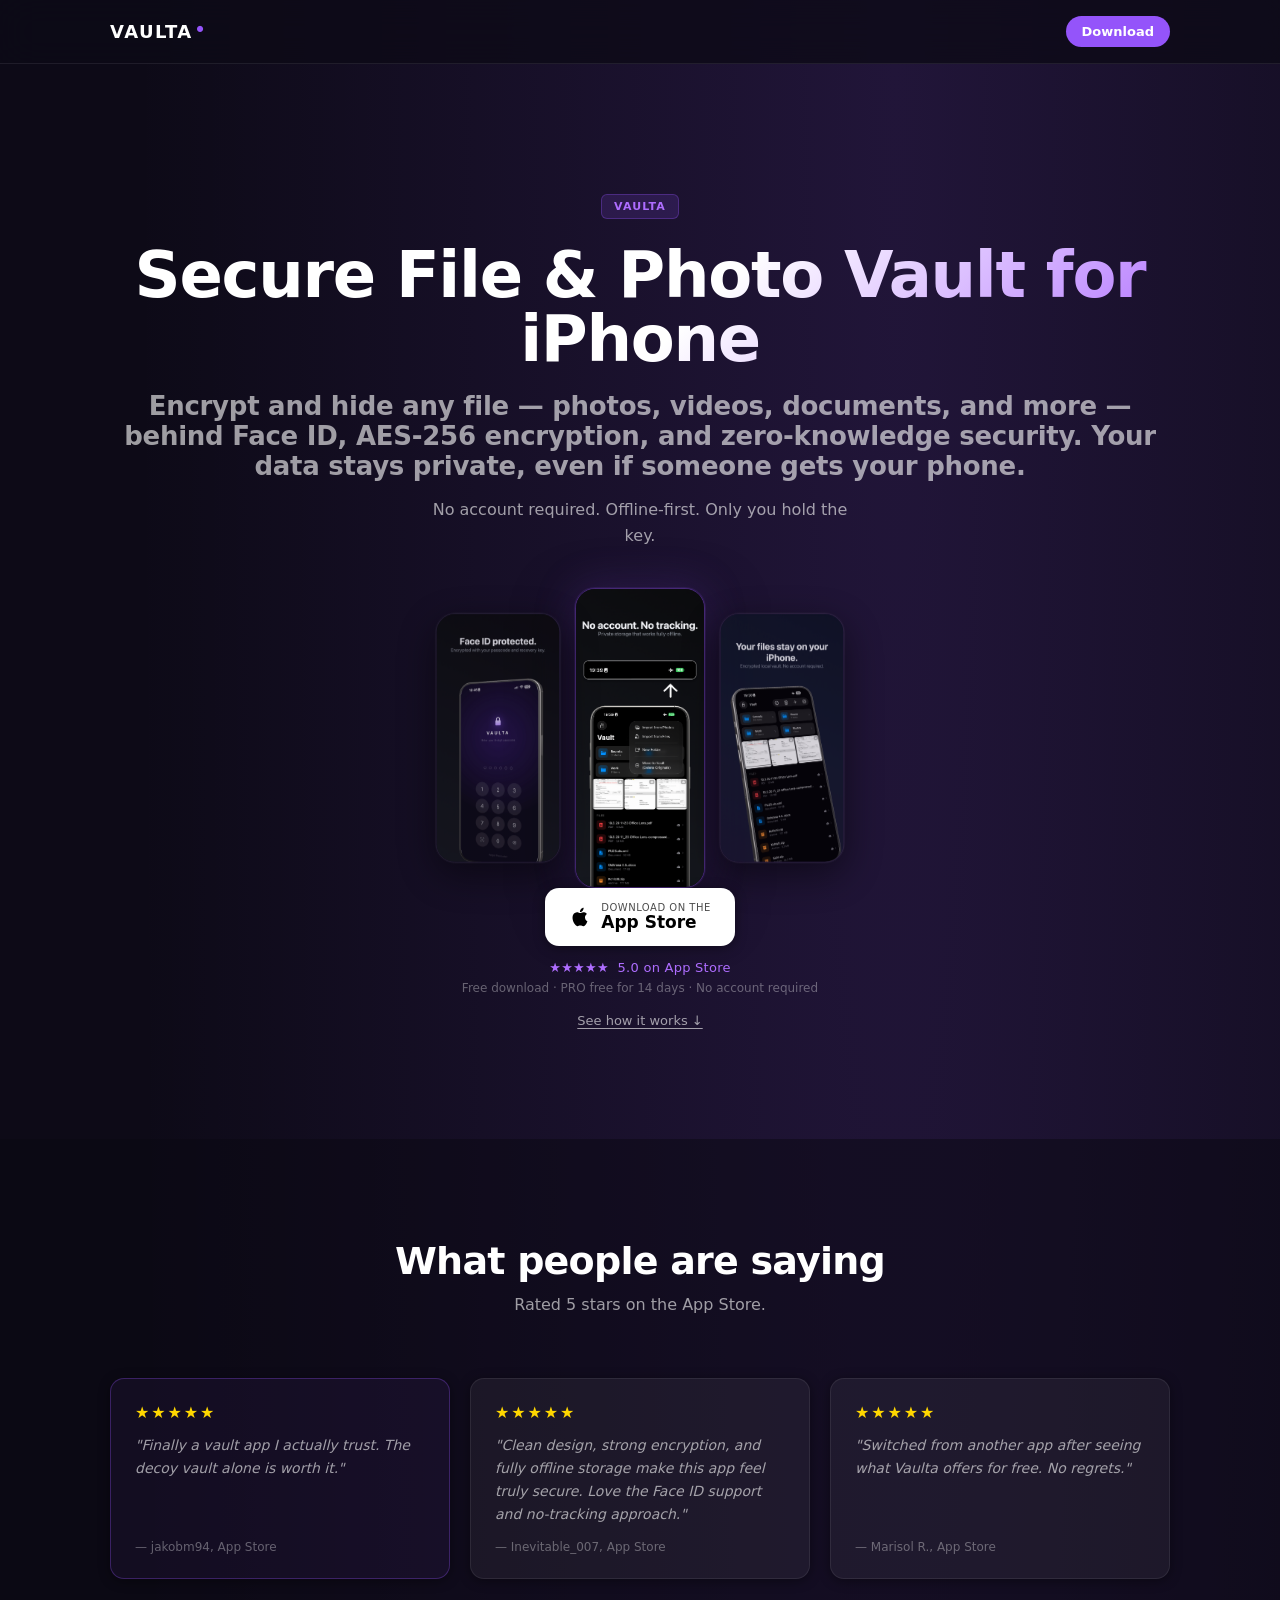
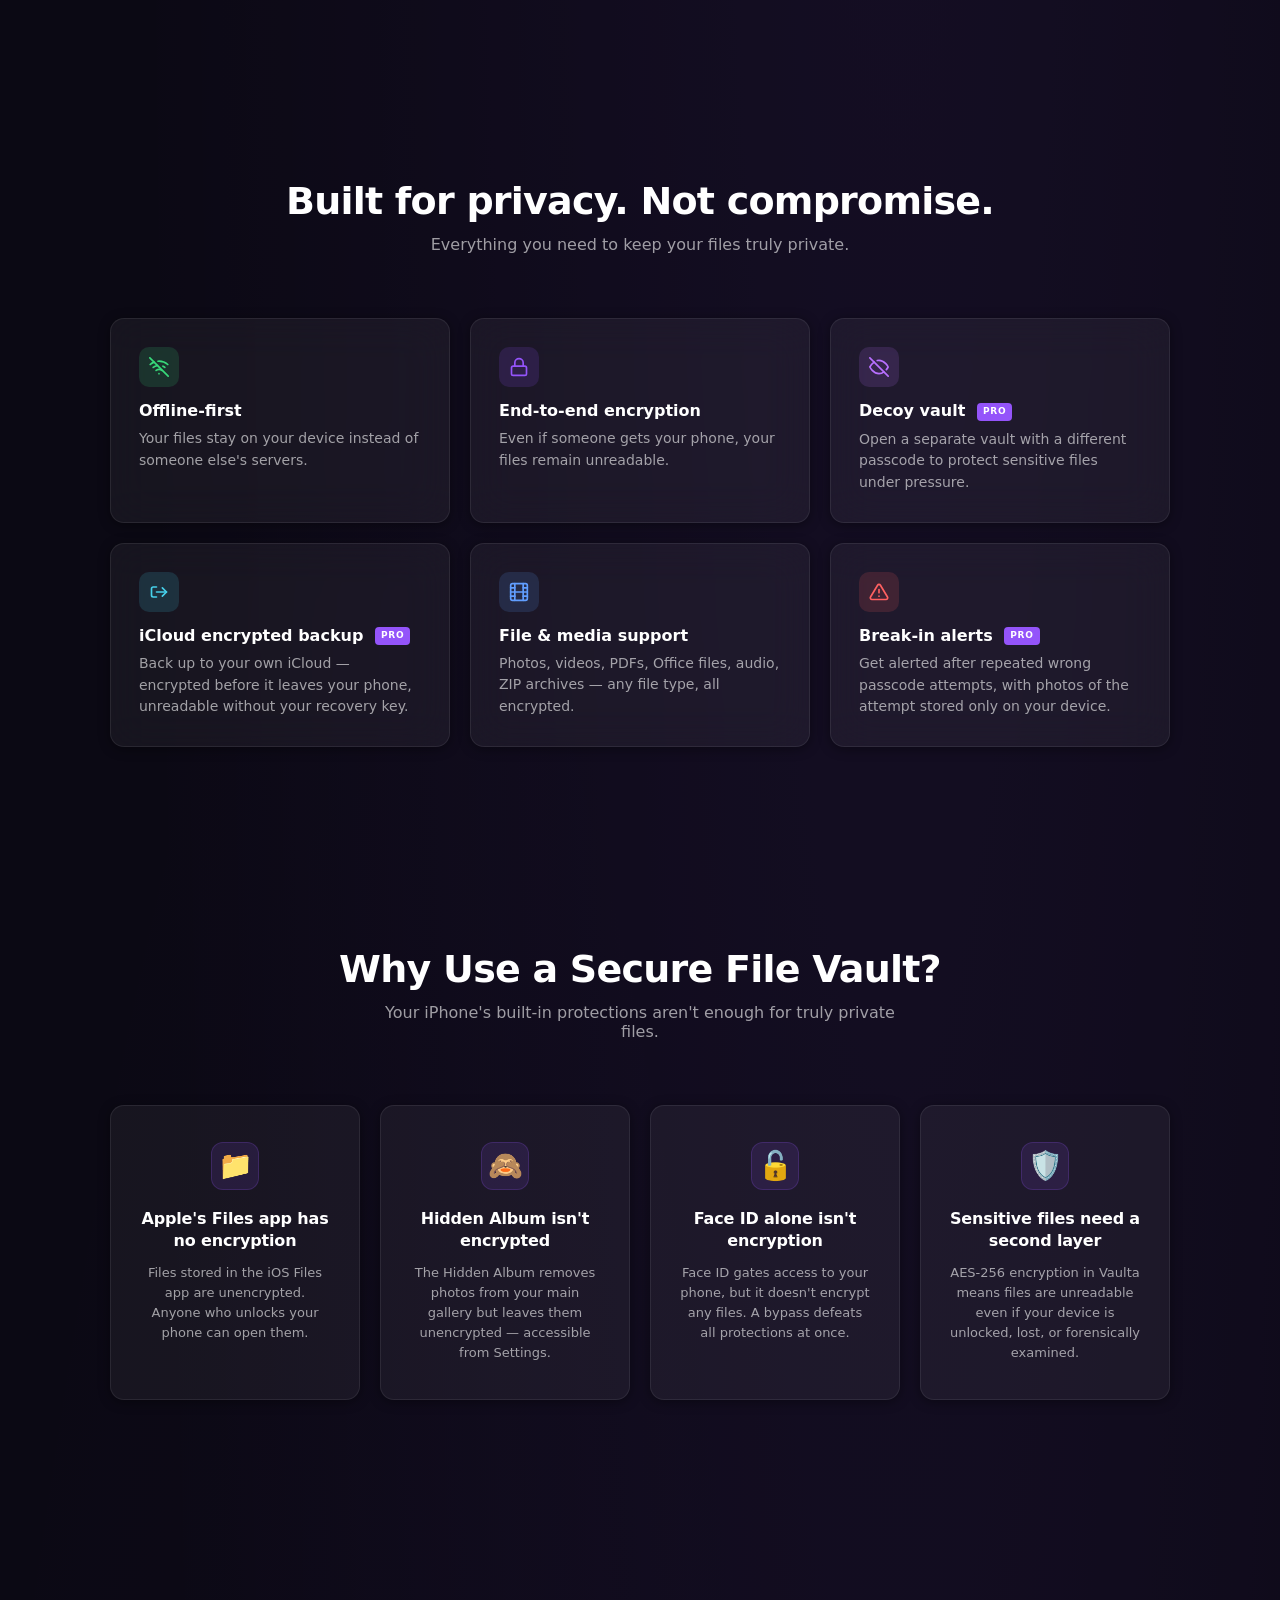
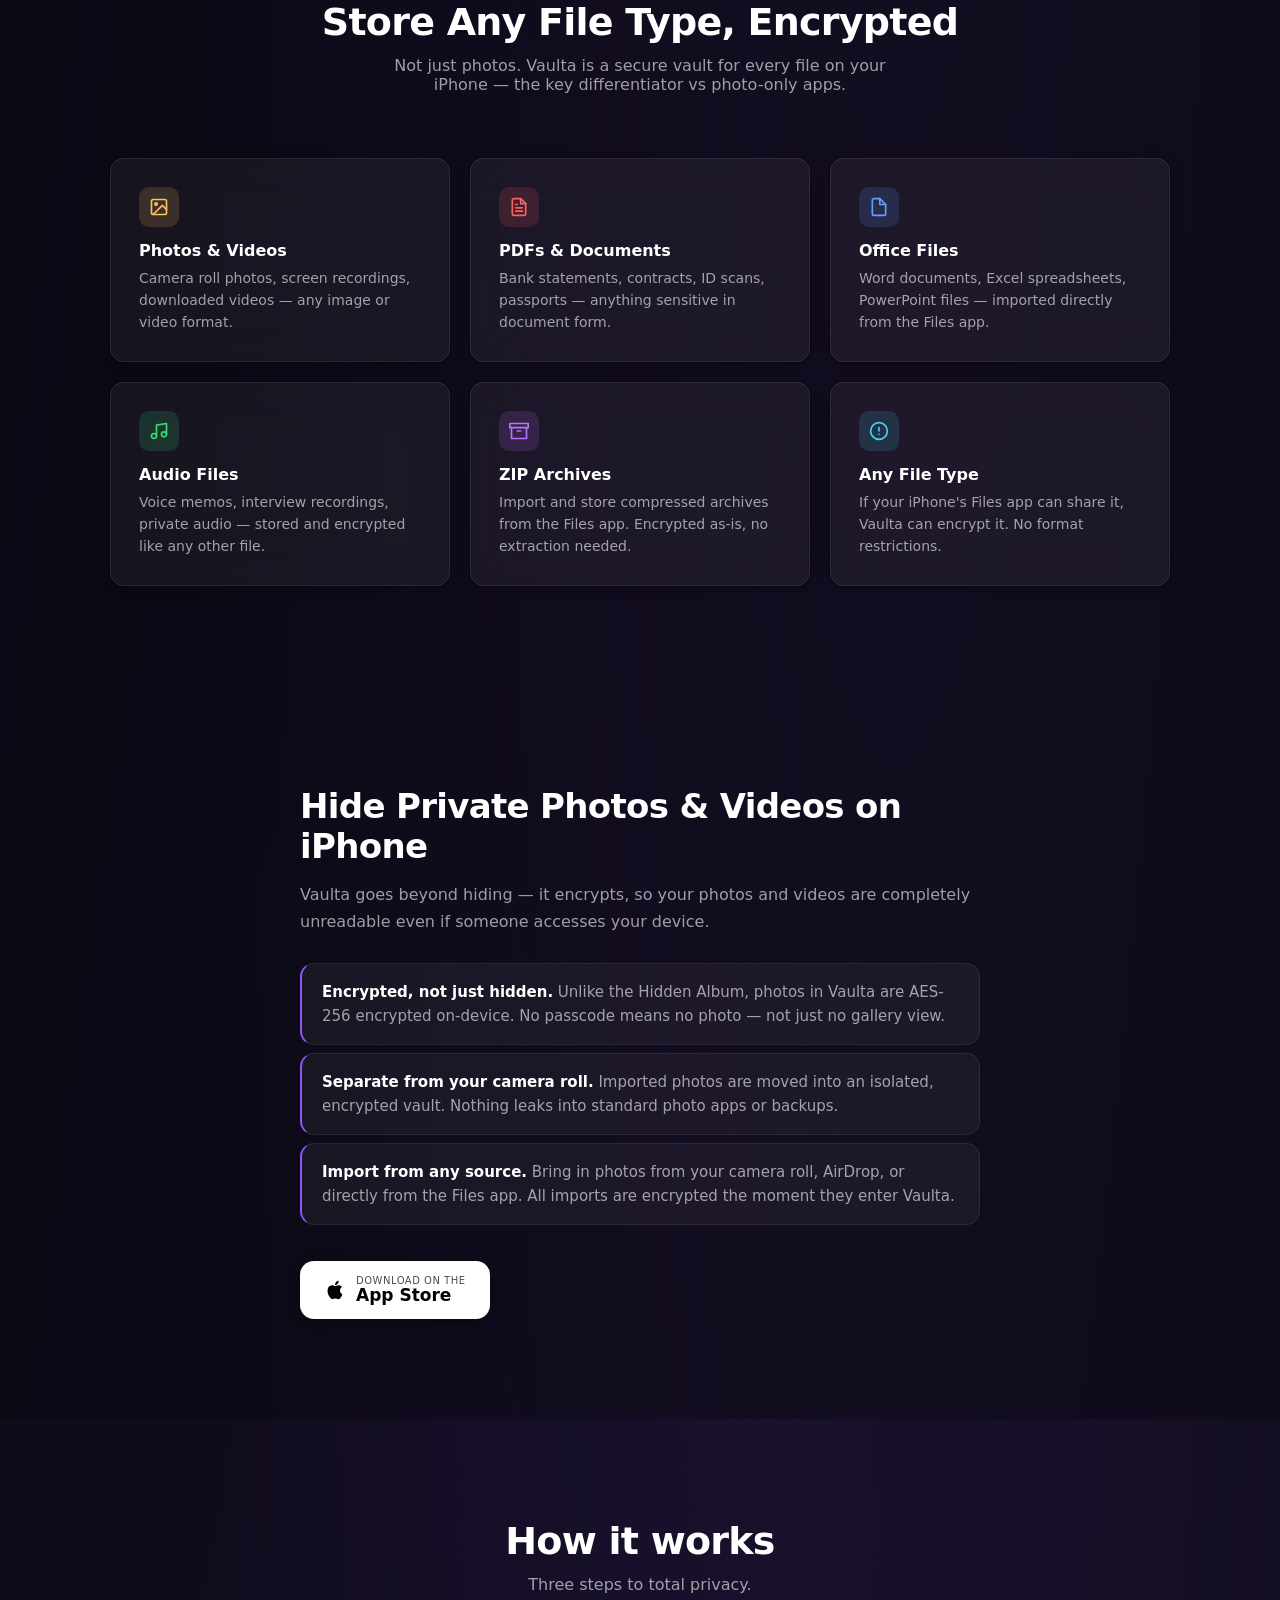
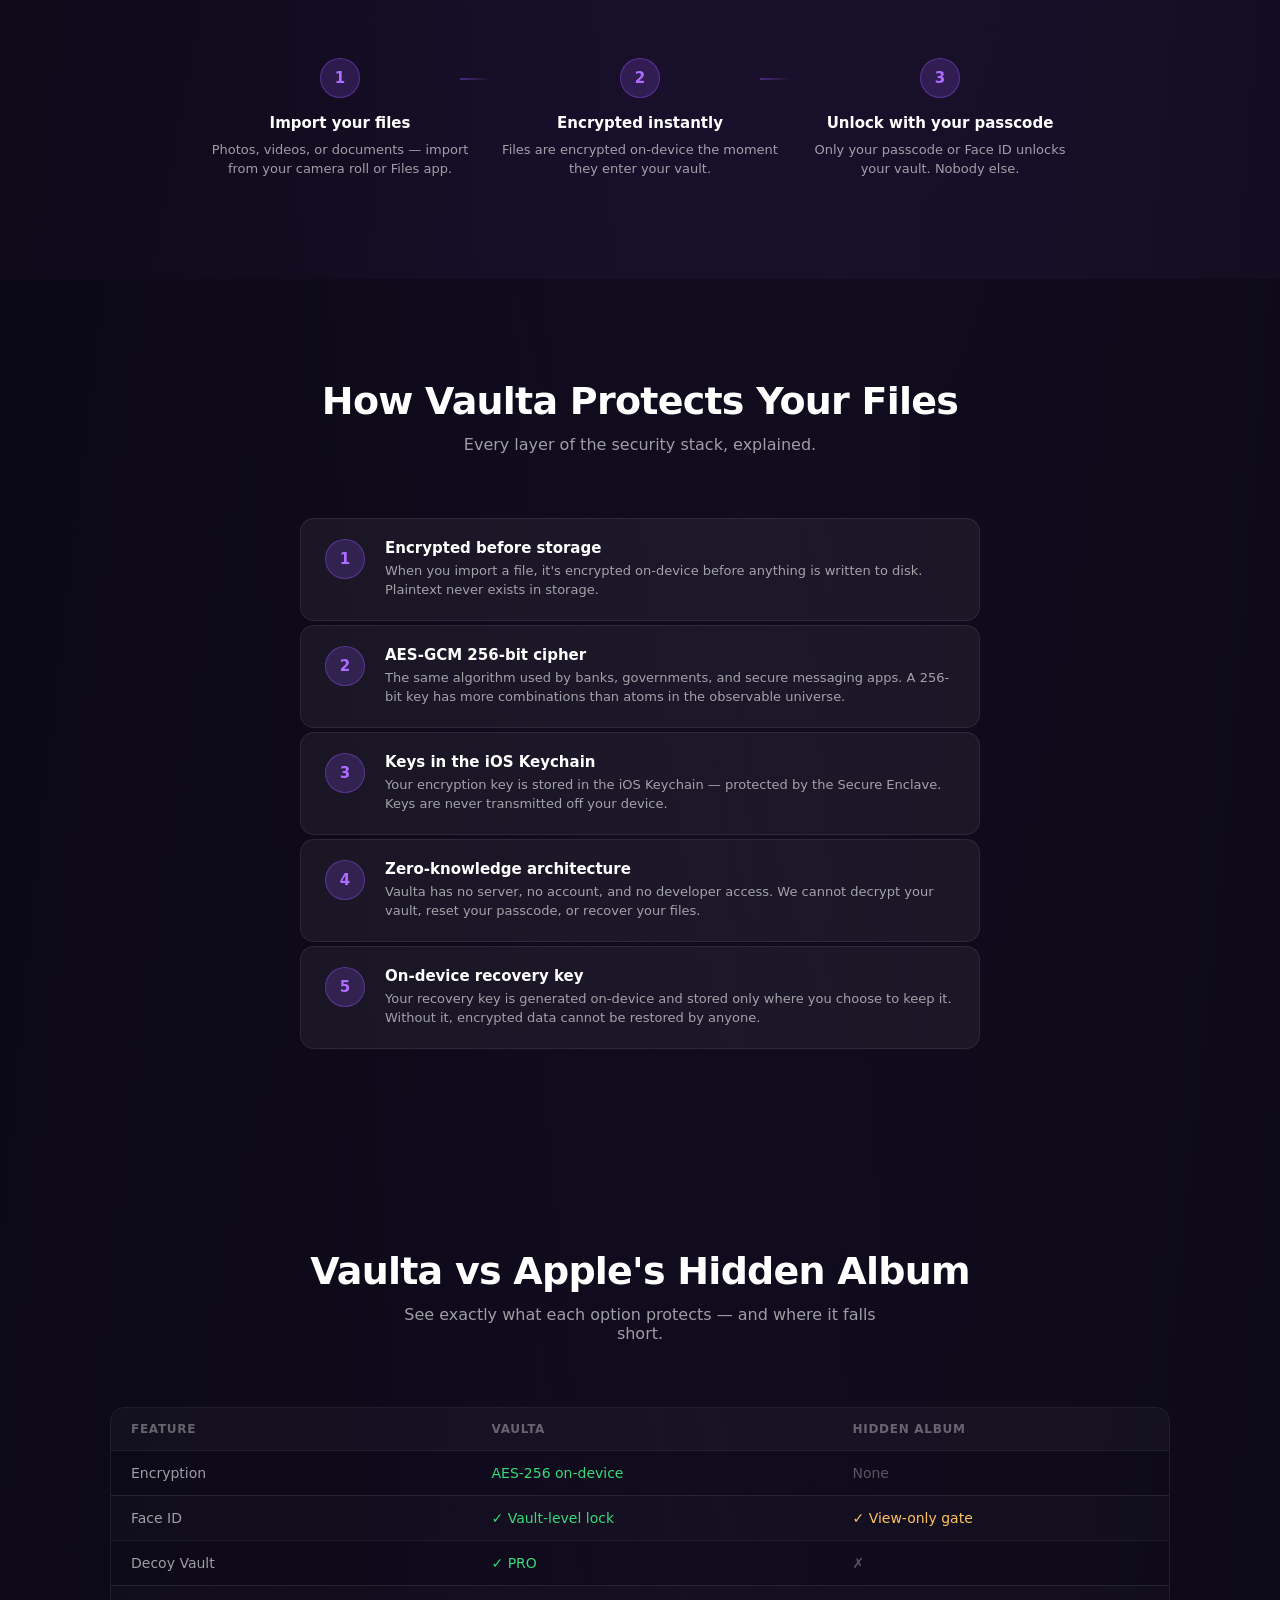
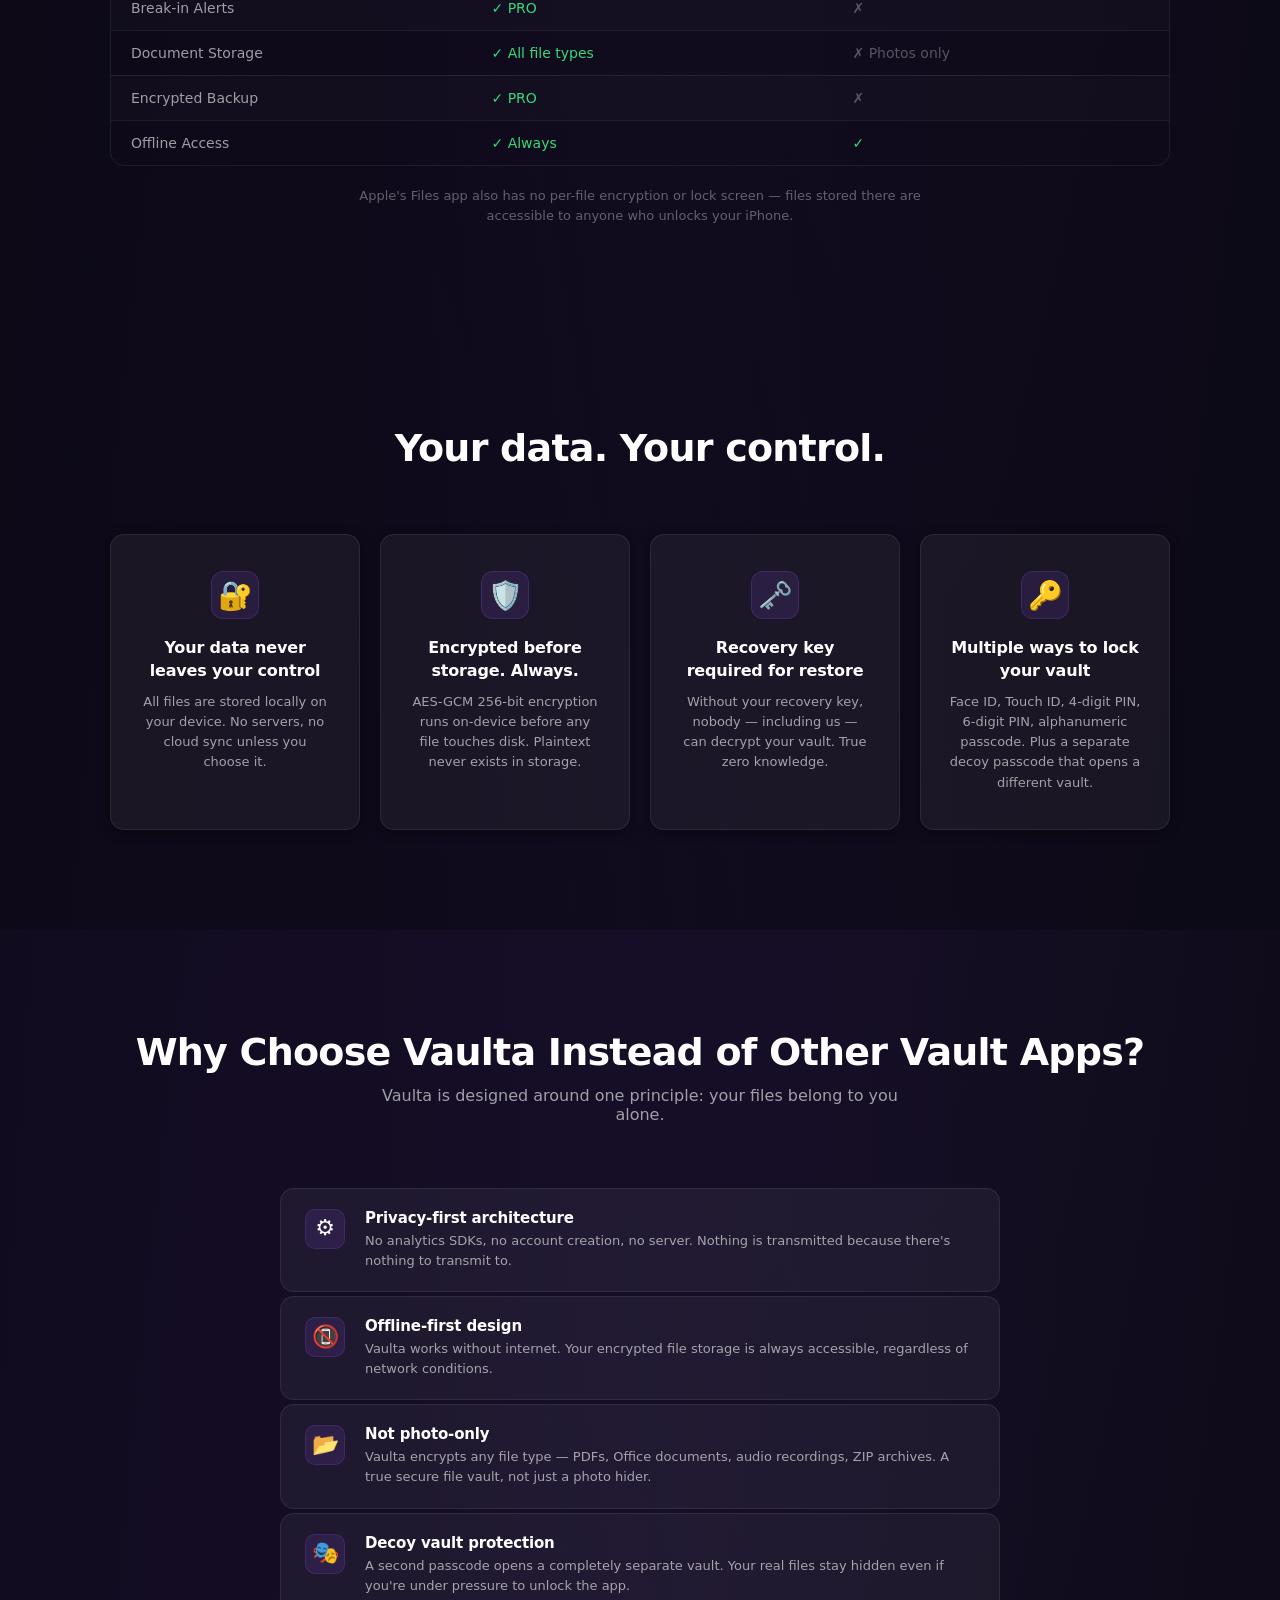
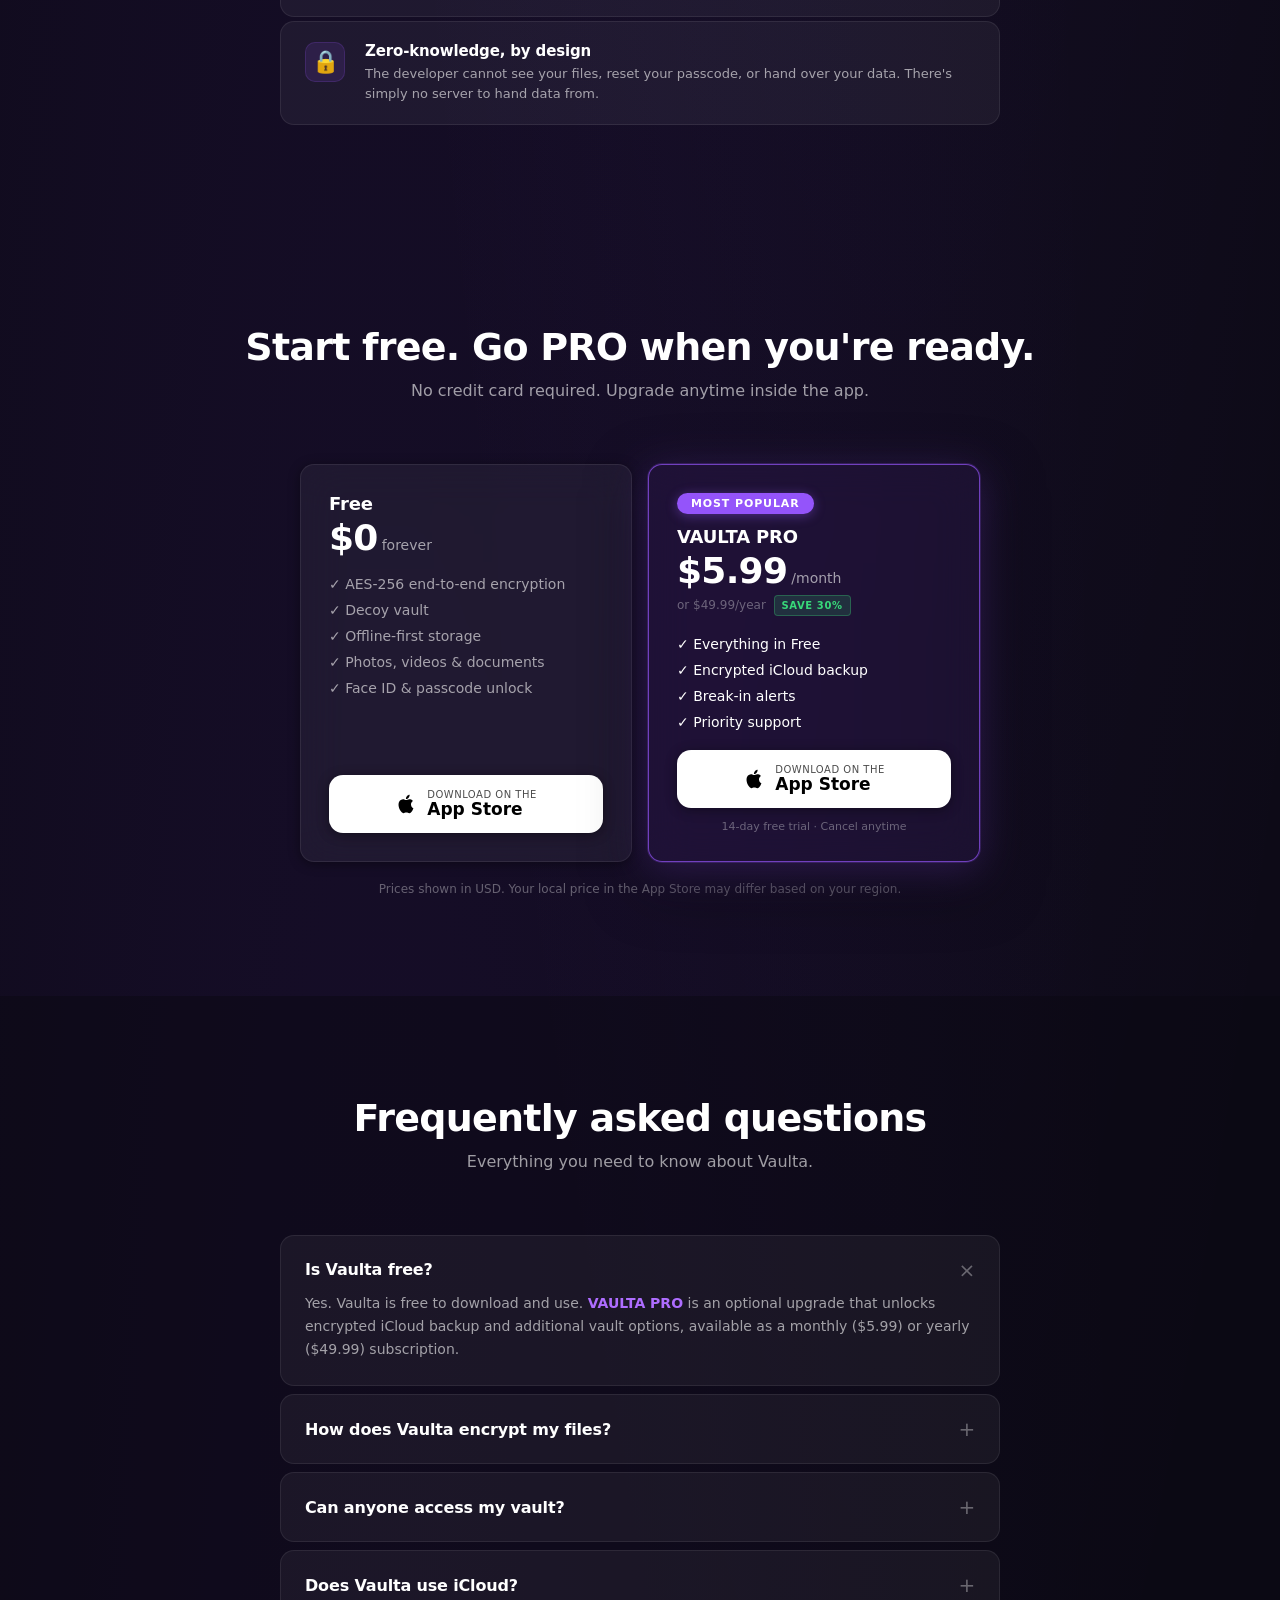
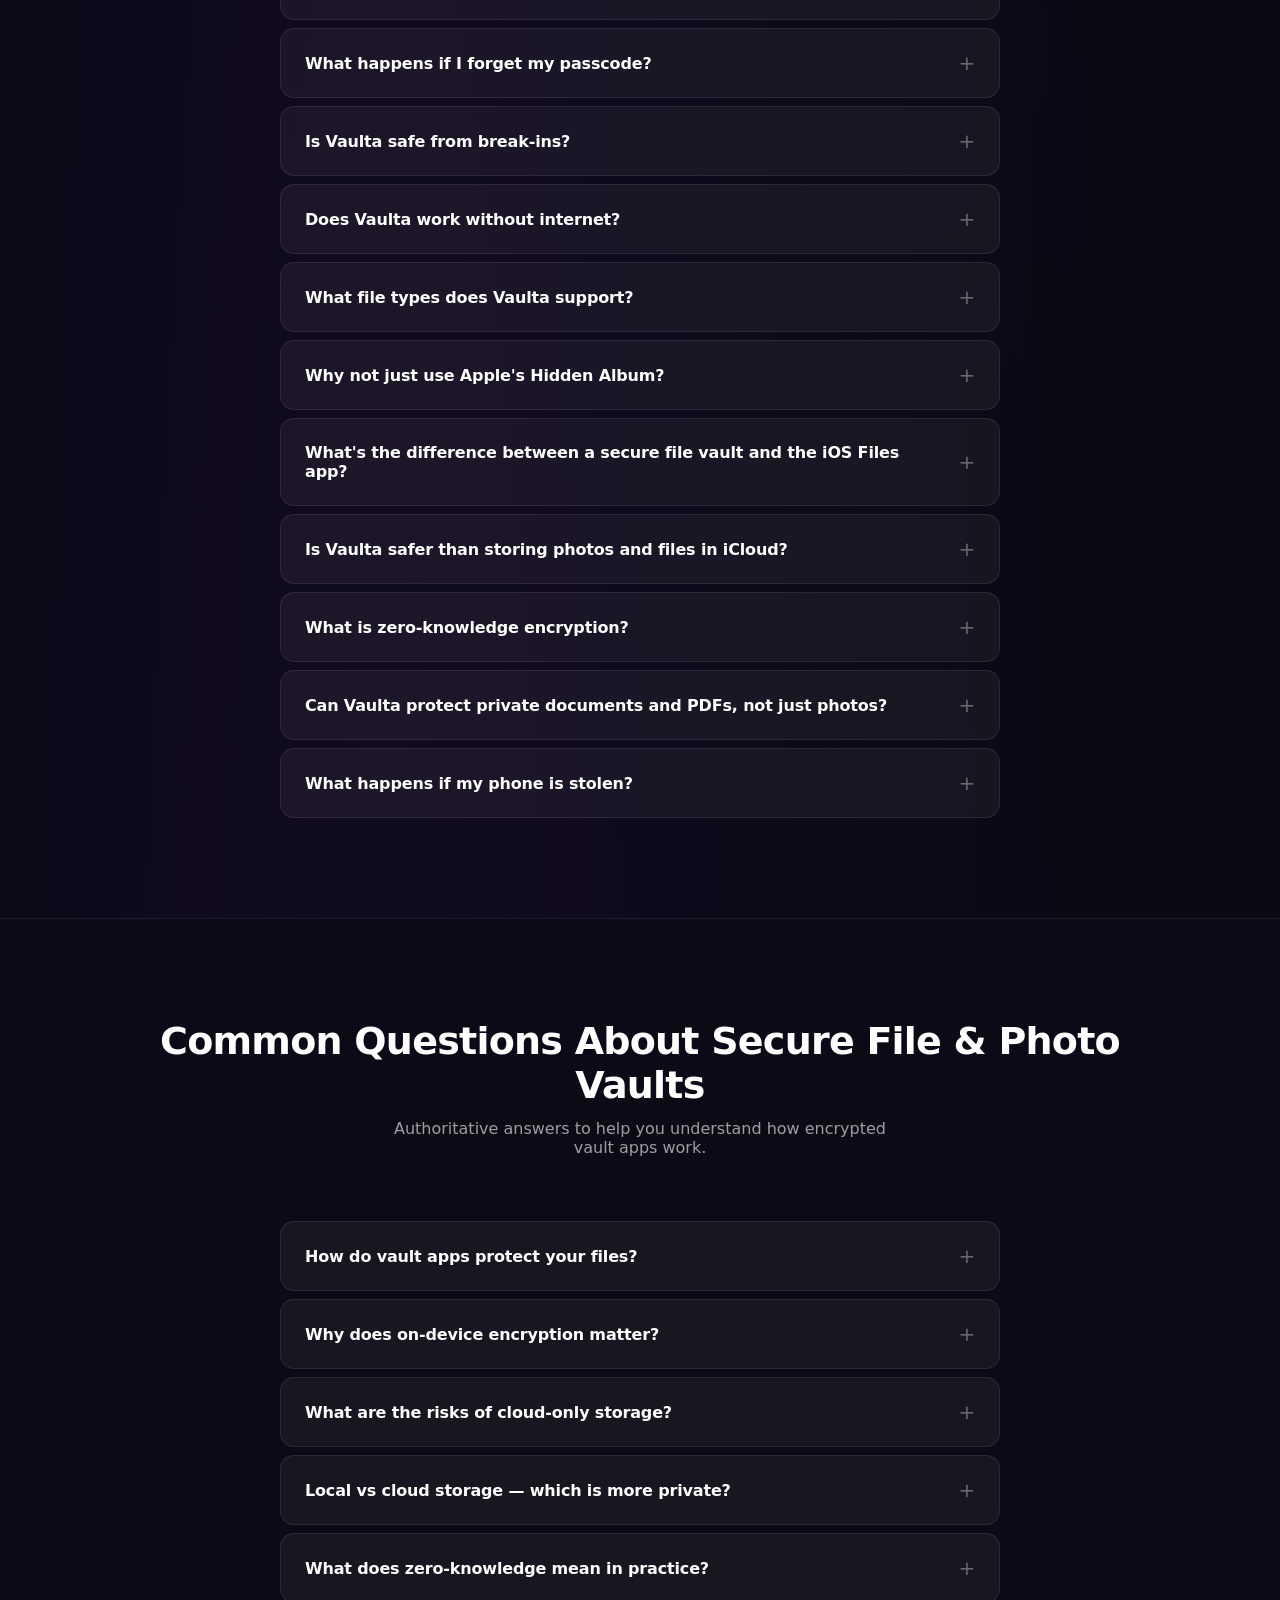
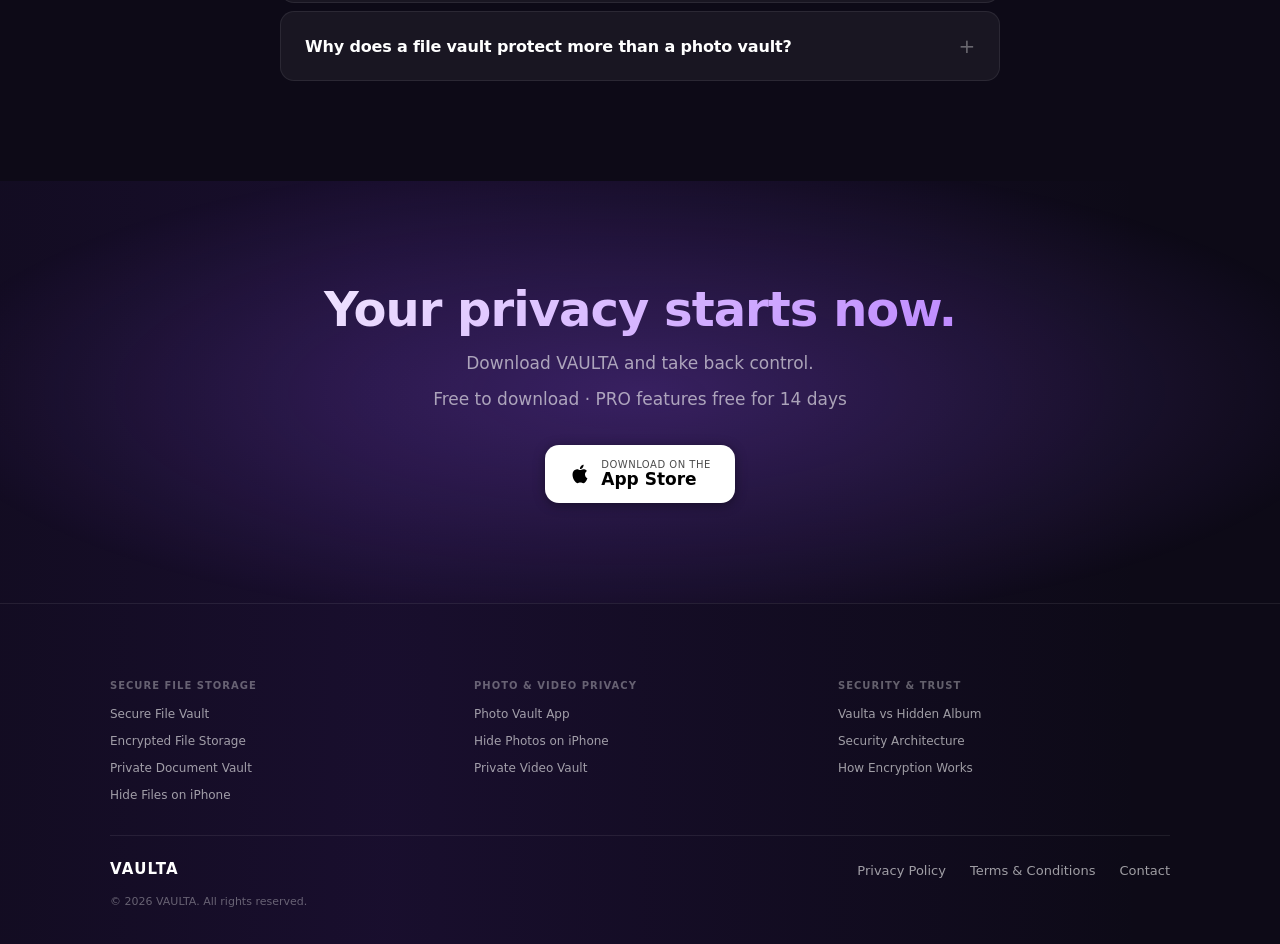
<file: index.html>
<!DOCTYPE html>
<html lang="en">
<head>
  <meta charset="UTF-8">
  <meta name="viewport" content="width=device-width, initial-scale=1.0">

  <!-- Primary SEO -->
  <title>Secure File Vault for iPhone — Hide Photos &amp; Files | Vaulta</title>
  <meta name="description" content="Encrypt and hide any file — photos, videos, documents, PDFs — behind Face ID and AES-256. Offline-first, zero-knowledge, free on iPhone.">
  <meta name="author" content="Martin Gábor">
  <meta name="robots" content="index, follow">
  <link rel="canonical" href="https://vaulta-secure.app/">

  <!-- LCP preload -->
  <link rel="preload" as="image" href="screenshots/FaceIDProtected.jpeg" type="image/jpeg">

  <!-- Open Graph -->
  <meta property="og:type" content="website">
  <meta property="og:site_name" content="VAULTA">
  <meta property="og:title" content="Secure File Vault for iPhone — Vaulta">
  <meta property="og:description" content="Encrypt and hide any file — photos, videos, documents, PDFs — behind Face ID and AES-256. Offline-first, zero-knowledge, free on iPhone.">
  <meta property="og:url" content="https://vaulta-secure.app/">
  <meta property="og:image" content="https://vaulta-secure.app/og-image.png">
  <meta property="og:image:width" content="1200">
  <meta property="og:image:height" content="630">
  <meta property="og:image:alt" content="VAULTA — Secure file vault app for iPhone">

  <!-- Twitter Card -->
  <meta name="twitter:card" content="summary_large_image">
  <meta name="twitter:title" content="Secure File Vault for iPhone — Vaulta">
  <meta name="twitter:description" content="Encrypt and hide any file — photos, videos, documents, PDFs — behind Face ID and AES-256. Offline-first, zero-knowledge, free on iPhone.">
  <meta name="twitter:image" content="https://vaulta-secure.app/og-image.png">

  <!-- Favicon -->
  <link rel="icon" type="image/png" href="favicon/favicon-96x96.png" sizes="96x96">
  <link rel="icon" type="image/svg+xml" href="favicon/favicon.svg">
  <link rel="shortcut icon" href="favicon/favicon.ico">
  <link rel="apple-touch-icon" sizes="180x180" href="favicon/apple-touch-icon.png">
  <link rel="manifest" href="favicon/site.webmanifest">

  <!-- PWA / Mobile -->
  <meta name="theme-color" content="#0D0A17">
  <meta name="apple-mobile-web-app-capable" content="yes">
  <meta name="apple-mobile-web-app-status-bar-style" content="black-translucent">
  <meta name="apple-mobile-web-app-title" content="VAULTA">

  <link rel="stylesheet" href="styles.css">

  <!-- Structured Data: SoftwareApplication -->
  <script type="application/ld+json">
  {
    "@context": "https://schema.org",
    "@type": "SoftwareApplication",
    "name": "VAULTA",
    "alternateName": "Vaulta Vault App",
    "applicationCategory": "UtilitiesApplication",
    "applicationSubCategory": "Privacy & Security",
    "operatingSystem": "iOS",
    "downloadUrl": "https://apps.apple.com/app/apple-store/id6764309966?pt=117865370&ct=vaulta-site&mt=8",
    "url": "https://vaulta-secure.app/",
    "description": "VAULTA is a secure file vault app for iPhone that encrypts and hides any file — photos, videos, PDFs, Office documents, audio recordings, ZIP archives, and more — with AES-256 end-to-end encryption. Zero knowledge architecture: not even the developer can access your files. Features include decoy vault, break-in alerts, encrypted iCloud backup, and offline-first storage. The best way to hide photos, protect private documents, and store any sensitive file on iPhone.",
    "screenshot": "https://vaulta-secure.app/og-image.png",
    "sameAs": ["https://apps.apple.com/app/apple-store/id6764309966"],
    "featureList": [
      "AES-GCM 256-bit end-to-end encryption",
      "Secure file vault for any file type",
      "Private photo and video vault for iPhone",
      "Photos, videos, PDFs, Office files, audio recordings, ZIP archives, and any file type",
      "Decoy vault with separate passcode",
      "Encrypted iCloud backup (PRO)",
      "Break-in alerts (PRO)",
      "Offline-first storage",
      "Face ID, Touch ID, and passcode unlock",
      "Zero knowledge architecture",
      "No account required",
      "Hide photos on iPhone with AES-256 encryption"
    ],
    "offers": [
      {
        "@type": "Offer",
        "price": "0",
        "priceCurrency": "USD",
        "description": "Free tier"
      },
      {
        "@type": "Offer",
        "name": "VAULTA PRO Monthly",
        "price": "5.99",
        "priceCurrency": "USD",
        "description": "Monthly subscription"
      },
      {
        "@type": "Offer",
        "name": "VAULTA PRO Yearly",
        "price": "49.99",
        "priceCurrency": "USD",
        "description": "Yearly subscription"
      }
    ],
    "author": {
      "@type": "Person",
      "name": "Martin Gábor",
      "email": "ereskaapps@gmail.com"
    },
    "publisher": {
      "@type": "Person",
      "name": "Martin Gábor"
    },
    "inLanguage": "en",
    "contentRating": "4+"
  }
  </script>

  <!-- Structured Data: Organization -->
  <script type="application/ld+json">
  {
    "@context": "https://schema.org",
    "@type": "Organization",
    "name": "VAULTA",
    "url": "https://vaulta-secure.app/",
    "logo": "https://vaulta-secure.app/og-image.png",
    "contactPoint": {
      "@type": "ContactPoint",
      "email": "ereskaapps@gmail.com",
      "contactType": "customer support"
    },
    "founder": {
      "@type": "Person",
      "name": "Martin Gábor"
    }
  }
  </script>

  <!-- Structured Data: FAQPage -->
  <script type="application/ld+json">
  {
    "@context": "https://schema.org",
    "@type": "FAQPage",
    "mainEntity": [
      {
        "@type": "Question",
        "name": "Is Vaulta free?",
        "acceptedAnswer": {
          "@type": "Answer",
          "text": "Yes. Vaulta is free to download and use. VAULTA PRO is an optional upgrade that unlocks encrypted iCloud backup and additional vault options. PRO is available as a monthly ($5.99) or yearly ($49.99) subscription."
        }
      },
      {
        "@type": "Question",
        "name": "How does Vaulta encrypt my files?",
        "acceptedAnswer": {
          "@type": "Answer",
          "text": "Vaulta uses AES-GCM with a 256-bit symmetric key. Files are encrypted on your device before being written to storage — plaintext never touches disk. Your encryption key is stored in the iOS Keychain and is never transmitted off your device."
        }
      },
      {
        "@type": "Question",
        "name": "Can anyone access my vault?",
        "acceptedAnswer": {
          "@type": "Answer",
          "text": "No. Vaulta is zero knowledge — not even the developer can read your files. Only your passcode or Face ID unlocks the vault. There is no back door, no server-side access, and no way for anyone to decrypt your files without your passcode and recovery key."
        }
      },
      {
        "@type": "Question",
        "name": "Does Vaulta use iCloud?",
        "acceptedAnswer": {
          "@type": "Answer",
          "text": "iCloud encrypted backup is an optional VAULTA PRO feature. If you enable it, your vault data is encrypted on-device before upload — Apple cannot read your files. Restoring a backup requires your recovery key. You can disable iCloud backup at any time."
        }
      },
      {
        "@type": "Question",
        "name": "What happens if I forget my passcode?",
        "acceptedAnswer": {
          "@type": "Answer",
          "text": "If you forget your passcode, you can use your recovery key to regain access. If you lose both your passcode and your recovery key, your encrypted data cannot be recovered by anyone — including us. We strongly recommend storing your recovery key in a secure location outside the app."
        }
      },
      {
        "@type": "Question",
        "name": "Is Vaulta safe from break-ins?",
        "acceptedAnswer": {
          "@type": "Answer",
          "text": "Yes. Vaulta includes break-in alerts that notify you if someone tries to access your vault with the wrong passcode. The decoy vault feature also lets you set a separate passcode that opens a fake vault, protecting your real files even under duress."
        }
      },
      {
        "@type": "Question",
        "name": "Does Vaulta work without an internet connection?",
        "acceptedAnswer": {
          "@type": "Answer",
          "text": "Yes. Vaulta is offline-first. All files are stored locally on your device and are always accessible without an internet connection. No account or internet connection is required to use the core features."
        }
      },
      {
        "@type": "Question",
        "name": "What file types does Vaulta support?",
        "acceptedAnswer": {
          "@type": "Answer",
          "text": "Vaulta supports any file type your iPhone's Files app can share — photos, videos, PDFs, Word documents, Excel files, audio recordings, ZIP archives, and more. All file types are encrypted regardless of format."
        }
      },
      {
        "@type": "Question",
        "name": "Why not just use Apple's Hidden Album?",
        "acceptedAnswer": {
          "@type": "Answer",
          "text": "Apple's Hidden Album hides photos from the main gallery but does not encrypt them — anyone who unlocks your iPhone can view them from Settings. Vaulta encrypts every file with AES-256 before it touches storage, so a file is unreadable without your passcode and recovery key."
        }
      },
      {
        "@type": "Question",
        "name": "What's the difference between a secure file vault and the iOS Files app?",
        "acceptedAnswer": {
          "@type": "Answer",
          "text": "The iOS Files app has no encryption or lock — files stored there are accessible to anyone who can unlock your phone. Vaulta adds a separate encrypted container with its own passcode, Face ID lock, and AES-256 encryption. No file in Vaulta is readable without your key."
        }
      },
      {
        "@type": "Question",
        "name": "Is Vaulta safer than storing photos and files in iCloud?",
        "acceptedAnswer": {
          "@type": "Answer",
          "text": "Standard iCloud storage is encrypted in transit and at rest, but Apple holds the encryption keys and can access your files. Vaulta's optional iCloud backup encrypts your data on-device before upload — Apple receives only ciphertext and cannot read it. Your recovery key never leaves your device."
        }
      },
      {
        "@type": "Question",
        "name": "What is zero-knowledge encryption?",
        "acceptedAnswer": {
          "@type": "Answer",
          "text": "Zero-knowledge means only you can decrypt your data. Vaulta never transmits your encryption keys, passcode, or file contents to any server. The developer has no master key and cannot assist with recovery — your passcode and recovery key are the only path to your data."
        }
      },
      {
        "@type": "Question",
        "name": "Can Vaulta protect private documents and PDFs, not just photos?",
        "acceptedAnswer": {
          "@type": "Answer",
          "text": "Yes. Vaulta encrypts any file type — PDFs, Word documents, Excel files, audio recordings, ZIP archives, and more. Import from your iPhone's Files app or camera roll. Every file, regardless of format, is encrypted with AES-256 before storage."
        }
      },
      {
        "@type": "Question",
        "name": "What happens if my phone is stolen?",
        "acceptedAnswer": {
          "@type": "Answer",
          "text": "A thief cannot read your vault files. AES-256 encryption protects them even if the device storage is extracted. The decoy vault (PRO) lets you reveal a separate vault under duress while keeping your real files hidden. Break-in alerts (PRO) notify you if repeated wrong passcodes are entered."
        }
      }
    ]
  }
  </script>
</head>
<body>

  <!-- NAV -->
  <nav class="nav" aria-label="Site navigation">
    <div class="container">
      <div class="nav__inner">
        <a href="/" class="nav__logo" aria-label="VAULTA — Home">VAULTA</a>
        <a href="https://apps.apple.com/app/apple-store/id6764309966?pt=117865370&amp;ct=vaulta-site&amp;mt=8" class="btn btn--sm" aria-label="Download VAULTA on the App Store">Download</a>
      </div>
    </div>
  </nav>

  <main id="main-content">

  <!-- HERO -->
  <section class="hero">
    <div class="container">
      <span class="hero__eyebrow">VAULTA</span>
      <h1 class="hero__title hero__title--long">Secure File &amp; Photo Vault for iPhone</h1>
      <p class="hero__tagline">Encrypt and hide any file — photos, videos, documents, and more — behind Face ID, AES-256 encryption, and zero-knowledge security. Your data stays private, even if someone gets your phone.</p>
      <p class="hero__desc">No account required. Offline-first. Only you hold the key.</p>
      <div class="hero__screenshots">
        <figure class="hero__screenshot">
          <img src="screenshots/FaceIDProtected.jpeg" alt="Vaulta vault protected by Face ID on iPhone" width="1320" height="2868" fetchpriority="high">
          <figcaption>Face ID Protected</figcaption>
        </figure>
        <figure class="hero__screenshot">
          <img src="screenshots/NoAccount.NoTracking.jpeg" alt="Vaulta requires no account and has no tracking" width="1320" height="2868" loading="lazy">
          <figcaption>No Account &amp; No Tracking</figcaption>
        </figure>
        <figure class="hero__screenshot">
          <img src="screenshots/yourFilesStayOnYouPhone.jpeg" alt="Vaulta stores your files on your iPhone, not the cloud" width="1320" height="2868" loading="lazy">
          <figcaption>Your Files Stay On Your Phone</figcaption>
        </figure>
      </div>
      <div class="hero__cta">
        <a href="https://apps.apple.com/app/apple-store/id6764309966?pt=117865370&amp;ct=vaulta-site&amp;mt=8" class="app-store-btn" aria-label="Download VAULTA on the App Store">
          <svg class="app-store-btn__icon" viewBox="0 0 24 24" fill="currentColor" aria-hidden="true">
            <path d="M18.71 19.5c-.83 1.24-1.71 2.45-3.05 2.47-1.34.03-1.77-.79-3.29-.79-1.53 0-2 .77-3.27.82-1.31.05-2.3-1.32-3.14-2.53C4.25 17 2.94 12.45 4.7 9.39c.87-1.52 2.43-2.48 4.12-2.51 1.28-.02 2.5.87 3.29.87.78 0 2.26-1.07 3.8-.91.65.03 2.47.26 3.64 1.98-.09.06-2.17 1.28-2.15 3.81.03 3.02 2.65 4.03 2.68 4.04-.03.07-.42 1.44-1.38 2.83M13 3.5c.73-.83 1.94-1.46 2.94-1.5.13 1.17-.34 2.35-1.04 3.19-.69.85-1.83 1.51-2.95 1.42-.15-1.15.41-2.35 1.05-3.11z"/>
          </svg>
          <span class="app-store-btn__text">
            <span class="app-store-btn__label">Download on the</span>
            <span class="app-store-btn__store">App Store</span>
          </span>
        </a>
        <p class="hero-proof">★★★★★ &nbsp;5.0 on App Store</p>
        <p class="hero-hint">Free download &middot; PRO free for 14 days &middot; No account required</p>
        <a href="#how-it-works" class="hero-secondary-cta">See how it works ↓</a>
      </div>
    </div>
  </section>

  <!-- REVIEWS -->
  <section class="reviews" id="reviews">
    <div class="container">
      <div class="section-header fade-in">
        <h2>What people are saying</h2>
        <p>Rated 5 stars on the App Store.</p>
      </div>
      <div class="reviews-grid">

        <div class="review-card fade-in">
          <div class="review-card__stars">★★★★★</div>
          <p class="review-card__quote">"Finally a vault app I actually trust. The decoy vault alone is worth it."</p>
          <span class="review-card__author">— jakobm94, App Store</span>
        </div>

        <div class="review-card fade-in">
          <div class="review-card__stars">★★★★★</div>
          <p class="review-card__quote">"Clean design, strong encryption, and fully offline storage make this app feel truly secure. Love the Face ID support and no-tracking approach."</p>
          <span class="review-card__author">— Inevitable_007, App Store</span>
        </div>

        <div class="review-card fade-in">
          <div class="review-card__stars">★★★★★</div>
          <p class="review-card__quote">"Switched from another app after seeing what Vaulta offers for free. No regrets."</p>
          <span class="review-card__author">— Marisol R., App Store</span>
        </div>

      </div>
    </div>
  </section>

  <!-- FEATURES -->
  <section class="features" id="features">
    <div class="container">
      <div class="section-header fade-in">
        <h2>Built for privacy. Not compromise.</h2>
        <p>Everything you need to keep your files truly private.</p>
      </div>
      <div class="features-grid">

        <div class="feature-card fade-in">
          <div class="feature-card__icon" style="background: rgba(56,217,122,0.15);">
            <svg width="20" height="20" viewBox="0 0 24 24" fill="none" stroke="#38D97A" stroke-width="2" stroke-linecap="round" stroke-linejoin="round">
              <line x1="1" y1="1" x2="23" y2="23"/><path d="M16.72 11.06A10.94 10.94 0 0 1 19 12.55"/><path d="M5 12.55a10.94 10.94 0 0 1 5.17-2.39"/><path d="M10.71 5.05A16 16 0 0 1 22.56 9"/><path d="M1.42 9a15.91 15.91 0 0 1 4.7-2.88"/><path d="M8.53 16.11a6 6 0 0 1 6.95 0"/><line x1="12" y1="20" x2="12.01" y2="20"/>
            </svg>
          </div>
          <h3 class="feature-card__title">Offline-first</h3>
          <p class="feature-card__desc">Your files stay on your device instead of someone else's servers.</p>
        </div>

        <div class="feature-card fade-in">
          <div class="feature-card__icon" style="background: rgba(148,84,250,0.15);">
            <svg width="20" height="20" viewBox="0 0 24 24" fill="none" stroke="#9454FA" stroke-width="2" stroke-linecap="round" stroke-linejoin="round">
              <rect x="3" y="11" width="18" height="11" rx="2" ry="2"/><path d="M7 11V7a5 5 0 0 1 10 0v4"/>
            </svg>
          </div>
          <h3 class="feature-card__title">End-to-end encryption</h3>
          <p class="feature-card__desc">Even if someone gets your phone, your files remain unreadable.</p>
        </div>

        <div class="feature-card fade-in">
          <div class="feature-card__icon" style="background: rgba(184,112,255,0.15);">
            <svg width="20" height="20" viewBox="0 0 24 24" fill="none" stroke="#B870FF" stroke-width="2" stroke-linecap="round" stroke-linejoin="round">
              <path d="M17.94 17.94A10.07 10.07 0 0 1 12 20c-7 0-11-8-11-8a18.45 18.45 0 0 1 5.06-5.94"/><path d="M9.9 4.24A9.12 9.12 0 0 1 12 4c7 0 11 8 11 8a18.5 18.5 0 0 1-2.16 3.19"/><line x1="1" y1="1" x2="23" y2="23"/>
            </svg>
          </div>
          <h3 class="feature-card__title">Decoy vault <span class="badge-pro">PRO</span></h3>
          <p class="feature-card__desc">Open a separate vault with a different passcode to protect sensitive files under pressure.</p>
        </div>

        <div class="feature-card fade-in">
          <div class="feature-card__icon" style="background: rgba(71,209,235,0.15);">
            <svg width="20" height="20" viewBox="0 0 24 24" fill="none" stroke="#47D1EB" stroke-width="2" stroke-linecap="round" stroke-linejoin="round">
              <polyline points="16 17 21 12 16 7"/><line x1="21" y1="12" x2="9" y2="12"/><path d="M9 18H5a2 2 0 0 1-2-2V8a2 2 0 0 1 2-2h4"/>
            </svg>
          </div>
          <h3 class="feature-card__title">iCloud encrypted backup <span class="badge-pro">PRO</span></h3>
          <p class="feature-card__desc">Back up to your own iCloud — encrypted before it leaves your phone, unreadable without your recovery key.</p>
        </div>

        <div class="feature-card fade-in">
          <div class="feature-card__icon" style="background: rgba(97,158,255,0.15);">
            <svg width="20" height="20" viewBox="0 0 24 24" fill="none" stroke="#619EFF" stroke-width="2" stroke-linecap="round" stroke-linejoin="round">
              <rect x="2" y="2" width="20" height="20" rx="2.18" ry="2.18"/><line x1="7" y1="2" x2="7" y2="22"/><line x1="17" y1="2" x2="17" y2="22"/><line x1="2" y1="12" x2="22" y2="12"/><line x1="2" y1="7" x2="7" y2="7"/><line x1="2" y1="17" x2="7" y2="17"/><line x1="17" y1="17" x2="22" y2="17"/><line x1="17" y1="7" x2="22" y2="7"/>
            </svg>
          </div>
          <h3 class="feature-card__title">File &amp; media support</h3>
          <p class="feature-card__desc">Photos, videos, PDFs, Office files, audio, ZIP archives — any file type, all encrypted.</p>
        </div>

        <div class="feature-card fade-in">
          <div class="feature-card__icon" style="background: rgba(255,97,97,0.15);">
            <svg width="20" height="20" viewBox="0 0 24 24" fill="none" stroke="#FF6161" stroke-width="2" stroke-linecap="round" stroke-linejoin="round">
              <path d="M10.29 3.86L1.82 18a2 2 0 0 0 1.71 3h16.94a2 2 0 0 0 1.71-3L13.71 3.86a2 2 0 0 0-3.42 0z"/><line x1="12" y1="9" x2="12" y2="13"/><line x1="12" y1="17" x2="12.01" y2="17"/>
            </svg>
          </div>
          <h3 class="feature-card__title">Break-in alerts <span class="badge-pro">PRO</span></h3>
          <p class="feature-card__desc">Get alerted after repeated wrong passcode attempts, with photos of the attempt stored only on your device.</p>
        </div>

      </div>
    </div>
  </section>

  <!-- WHY USE A SECURE FILE VAULT -->
  <section class="trust" id="why-file-vault">
    <div class="container">
      <div class="section-header fade-in">
        <h2>Why Use a Secure File Vault?</h2>
        <p>Your iPhone's built-in protections aren't enough for truly private files.</p>
      </div>
      <div class="trust-grid trust-grid--4">

        <div class="trust-card fade-in">
          <div class="trust-card__icon">📁</div>
          <p class="trust-card__title">Apple's Files app has no encryption</p>
          <p class="trust-card__desc">Files stored in the iOS Files app are unencrypted. Anyone who unlocks your phone can open them.</p>
        </div>

        <div class="trust-card fade-in">
          <div class="trust-card__icon">🙈</div>
          <p class="trust-card__title">Hidden Album isn't encrypted</p>
          <p class="trust-card__desc">The Hidden Album removes photos from your main gallery but leaves them unencrypted — accessible from Settings.</p>
        </div>

        <div class="trust-card fade-in">
          <div class="trust-card__icon">🔓</div>
          <p class="trust-card__title">Face ID alone isn't encryption</p>
          <p class="trust-card__desc">Face ID gates access to your phone, but it doesn't encrypt any files. A bypass defeats all protections at once.</p>
        </div>

        <div class="trust-card fade-in">
          <div class="trust-card__icon">🛡️</div>
          <p class="trust-card__title">Sensitive files need a second layer</p>
          <p class="trust-card__desc">AES-256 encryption in Vaulta means files are unreadable even if your device is unlocked, lost, or forensically examined.</p>
        </div>

      </div>
    </div>
  </section>

  <!-- STORE ANY FILE TYPE -->
  <section class="features" id="file-types">
    <div class="container">
      <div class="section-header fade-in">
        <h2>Store Any File Type, Encrypted</h2>
        <p>Not just photos. Vaulta is a secure vault for every file on your iPhone — the key differentiator vs photo-only apps.</p>
      </div>
      <div class="features-grid">

        <div class="feature-card fade-in">
          <div class="feature-card__icon" style="background: rgba(255,193,97,0.15);">
            <svg width="20" height="20" viewBox="0 0 24 24" fill="none" stroke="#FFC161" stroke-width="2" stroke-linecap="round" stroke-linejoin="round">
              <rect x="3" y="3" width="18" height="18" rx="2"/><circle cx="8.5" cy="8.5" r="1.5"/><polyline points="21 15 16 10 5 21"/>
            </svg>
          </div>
          <h3 class="feature-card__title">Photos &amp; Videos</h3>
          <p class="feature-card__desc">Camera roll photos, screen recordings, downloaded videos — any image or video format.</p>
        </div>

        <div class="feature-card fade-in">
          <div class="feature-card__icon" style="background: rgba(255,97,97,0.15);">
            <svg width="20" height="20" viewBox="0 0 24 24" fill="none" stroke="#FF6161" stroke-width="2" stroke-linecap="round" stroke-linejoin="round">
              <path d="M14 2H6a2 2 0 0 0-2 2v16a2 2 0 0 0 2 2h12a2 2 0 0 0 2-2V8z"/><polyline points="14 2 14 8 20 8"/><line x1="16" y1="13" x2="8" y2="13"/><line x1="16" y1="17" x2="8" y2="17"/><polyline points="10 9 9 9 8 9"/>
            </svg>
          </div>
          <h3 class="feature-card__title">PDFs &amp; Documents</h3>
          <p class="feature-card__desc">Bank statements, contracts, ID scans, passports — anything sensitive in document form.</p>
        </div>

        <div class="feature-card fade-in">
          <div class="feature-card__icon" style="background: rgba(97,158,255,0.15);">
            <svg width="20" height="20" viewBox="0 0 24 24" fill="none" stroke="#619EFF" stroke-width="2" stroke-linecap="round" stroke-linejoin="round">
              <path d="M13 2H6a2 2 0 0 0-2 2v16a2 2 0 0 0 2 2h12a2 2 0 0 0 2-2V9z"/><polyline points="13 2 13 9 20 9"/>
            </svg>
          </div>
          <h3 class="feature-card__title">Office Files</h3>
          <p class="feature-card__desc">Word documents, Excel spreadsheets, PowerPoint files — imported directly from the Files app.</p>
        </div>

        <div class="feature-card fade-in">
          <div class="feature-card__icon" style="background: rgba(56,217,122,0.15);">
            <svg width="20" height="20" viewBox="0 0 24 24" fill="none" stroke="#38D97A" stroke-width="2" stroke-linecap="round" stroke-linejoin="round">
              <path d="M9 18V5l12-2v13"/><circle cx="6" cy="18" r="3"/><circle cx="18" cy="16" r="3"/>
            </svg>
          </div>
          <h3 class="feature-card__title">Audio Files</h3>
          <p class="feature-card__desc">Voice memos, interview recordings, private audio — stored and encrypted like any other file.</p>
        </div>

        <div class="feature-card fade-in">
          <div class="feature-card__icon" style="background: rgba(184,112,255,0.15);">
            <svg width="20" height="20" viewBox="0 0 24 24" fill="none" stroke="#B870FF" stroke-width="2" stroke-linecap="round" stroke-linejoin="round">
              <polyline points="21 8 21 21 3 21 3 8"/><rect x="1" y="3" width="22" height="5"/><line x1="10" y1="12" x2="14" y2="12"/>
            </svg>
          </div>
          <h3 class="feature-card__title">ZIP Archives</h3>
          <p class="feature-card__desc">Import and store compressed archives from the Files app. Encrypted as-is, no extraction needed.</p>
        </div>

        <div class="feature-card fade-in">
          <div class="feature-card__icon" style="background: rgba(71,209,235,0.15);">
            <svg width="20" height="20" viewBox="0 0 24 24" fill="none" stroke="#47D1EB" stroke-width="2" stroke-linecap="round" stroke-linejoin="round">
              <circle cx="12" cy="12" r="10"/><line x1="12" y1="8" x2="12" y2="12"/><line x1="12" y1="16" x2="12.01" y2="16"/>
            </svg>
          </div>
          <h3 class="feature-card__title">Any File Type</h3>
          <p class="feature-card__desc">If your iPhone's Files app can share it, Vaulta can encrypt it. No format restrictions.</p>
        </div>

      </div>
    </div>
  </section>

  <!-- HIDE PRIVATE PHOTOS & VIDEOS -->
  <section class="photo-vault-section" id="photo-vault">
    <div class="container">
      <div class="photo-vault-inner fade-in">
        <div class="photo-vault-content">
          <h2>Hide Private Photos &amp; Videos on iPhone</h2>
          <p class="photo-vault-lead">Vaulta goes beyond hiding — it encrypts, so your photos and videos are completely unreadable even if someone accesses your device.</p>
          <ul class="photo-vault-list">
            <li>
              <strong>Encrypted, not just hidden.</strong> Unlike the Hidden Album, photos in Vaulta are AES-256 encrypted on-device. No passcode means no photo — not just no gallery view.
            </li>
            <li>
              <strong>Separate from your camera roll.</strong> Imported photos are moved into an isolated, encrypted vault. Nothing leaks into standard photo apps or backups.
            </li>
            <li>
              <strong>Import from any source.</strong> Bring in photos from your camera roll, AirDrop, or directly from the Files app. All imports are encrypted the moment they enter Vaulta.
            </li>
          </ul>
          <a href="https://apps.apple.com/app/apple-store/id6764309966?pt=117865370&amp;ct=vaulta-site&amp;mt=8" class="app-store-btn" aria-label="Download Vaulta — private photo vault for iPhone">
            <svg class="app-store-btn__icon" viewBox="0 0 24 24" fill="currentColor" aria-hidden="true">
              <path d="M18.71 19.5c-.83 1.24-1.71 2.45-3.05 2.47-1.34.03-1.77-.79-3.29-.79-1.53 0-2 .77-3.27.82-1.31.05-2.3-1.32-3.14-2.53C4.25 17 2.94 12.45 4.7 9.39c.87-1.52 2.43-2.48 4.12-2.51 1.28-.02 2.5.87 3.29.87.78 0 2.26-1.07 3.8-.91.65.03 2.47.26 3.64 1.98-.09.06-2.17 1.28-2.15 3.81.03 3.02 2.65 4.03 2.68 4.04-.03.07-.42 1.44-1.38 2.83M13 3.5c.73-.83 1.94-1.46 2.94-1.5.13 1.17-.34 2.35-1.04 3.19-.69.85-1.83 1.51-2.95 1.42-.15-1.15.41-2.35 1.05-3.11z"/>
            </svg>
            <span class="app-store-btn__text">
              <span class="app-store-btn__label">Download on the</span>
              <span class="app-store-btn__store">App Store</span>
            </span>
          </a>
        </div>
      </div>
    </div>
  </section>

  <!-- HOW IT WORKS -->
  <section class="how-it-works" id="how-it-works">
    <div class="container">
      <div class="section-header fade-in">
        <h2>How it works</h2>
        <p>Three steps to total privacy.</p>
      </div>
      <div class="steps">

        <div class="step fade-in">
          <div class="step__number">1</div>
          <h3 class="step__title">Import your files</h3>
          <p class="step__desc">Photos, videos, or documents — import from your camera roll or Files app.</p>
        </div>

        <div class="step fade-in">
          <div class="step__number">2</div>
          <h3 class="step__title">Encrypted instantly</h3>
          <p class="step__desc">Files are encrypted on-device the moment they enter your vault.</p>
        </div>

        <div class="step fade-in">
          <div class="step__number">3</div>
          <h3 class="step__title">Unlock with your passcode</h3>
          <p class="step__desc">Only your passcode or Face ID unlocks your vault. Nobody else.</p>
        </div>

      </div>
    </div>
  </section>

  <!-- HOW VAULTA PROTECTS YOUR FILES -->
  <section class="features" id="security">
    <div class="container">
      <div class="section-header fade-in">
        <h2>How Vaulta Protects Your Files</h2>
        <p>Every layer of the security stack, explained.</p>
      </div>
      <div class="security-steps fade-in">

        <div class="security-step">
          <div class="step__number">1</div>
          <div class="security-step__text">
            <h3 class="step__title">Encrypted before storage</h3>
            <p class="step__desc">When you import a file, it's encrypted on-device before anything is written to disk. Plaintext never exists in storage.</p>
          </div>
        </div>

        <div class="security-step">
          <div class="step__number">2</div>
          <div class="security-step__text">
            <h3 class="step__title">AES-GCM 256-bit cipher</h3>
            <p class="step__desc">The same algorithm used by banks, governments, and secure messaging apps. A 256-bit key has more combinations than atoms in the observable universe.</p>
          </div>
        </div>

        <div class="security-step">
          <div class="step__number">3</div>
          <div class="security-step__text">
            <h3 class="step__title">Keys in the iOS Keychain</h3>
            <p class="step__desc">Your encryption key is stored in the iOS Keychain — protected by the Secure Enclave. Keys are never transmitted off your device.</p>
          </div>
        </div>

        <div class="security-step">
          <div class="step__number">4</div>
          <div class="security-step__text">
            <h3 class="step__title">Zero-knowledge architecture</h3>
            <p class="step__desc">Vaulta has no server, no account, and no developer access. We cannot decrypt your vault, reset your passcode, or recover your files.</p>
          </div>
        </div>

        <div class="security-step">
          <div class="step__number">5</div>
          <div class="security-step__text">
            <h3 class="step__title">On-device recovery key</h3>
            <p class="step__desc">Your recovery key is generated on-device and stored only where you choose to keep it. Without it, encrypted data cannot be restored by anyone.</p>
          </div>
        </div>

      </div>
    </div>
  </section>

  <!-- COMPARISON TABLE -->
  <section class="trust" id="comparison">
    <div class="container">
      <div class="section-header fade-in">
        <h2>Vaulta vs Apple's Hidden Album</h2>
        <p>See exactly what each option protects — and where it falls short.</p>
      </div>
      <div class="comparison-wrapper fade-in">
        <table class="comparison-table" role="table">
          <thead>
            <tr>
              <th scope="col">Feature</th>
              <th scope="col">Vaulta</th>
              <th scope="col">Hidden Album</th>
            </tr>
          </thead>
          <tbody>
            <tr>
              <td>Encryption</td>
              <td class="comparison-table__yes">AES-256 on-device</td>
              <td class="comparison-table__no">None</td>
            </tr>
            <tr>
              <td>Face ID</td>
              <td class="comparison-table__yes">✓ Vault-level lock</td>
              <td class="comparison-table__partial">✓ View-only gate</td>
            </tr>
            <tr>
              <td>Decoy Vault</td>
              <td class="comparison-table__yes">✓ PRO</td>
              <td class="comparison-table__no">✗</td>
            </tr>
            <tr>
              <td>Break-in Alerts</td>
              <td class="comparison-table__yes">✓ PRO</td>
              <td class="comparison-table__no">✗</td>
            </tr>
            <tr>
              <td>Document Storage</td>
              <td class="comparison-table__yes">✓ All file types</td>
              <td class="comparison-table__no">✗ Photos only</td>
            </tr>
            <tr>
              <td>Encrypted Backup</td>
              <td class="comparison-table__yes">✓ PRO</td>
              <td class="comparison-table__no">✗</td>
            </tr>
            <tr>
              <td>Offline Access</td>
              <td class="comparison-table__yes">✓ Always</td>
              <td class="comparison-table__yes">✓</td>
            </tr>
          </tbody>
        </table>
      </div>
      <p class="comparison-note fade-in">Apple's Files app also has no per-file encryption or lock screen — files stored there are accessible to anyone who unlocks your iPhone.</p>
    </div>
  </section>

  <!-- TRUST -->
  <section class="trust" id="why-vaulta">
    <div class="container">
      <div class="section-header fade-in">
        <h2>Your data. Your control.</h2>
      </div>
      <div class="trust-grid trust-grid--4">

        <div class="trust-card fade-in">
          <div class="trust-card__icon">🔐</div>
          <p class="trust-card__title">Your data never leaves your control</p>
          <p class="trust-card__desc">All files are stored locally on your device. No servers, no cloud sync unless you choose it.</p>
        </div>

        <div class="trust-card fade-in">
          <div class="trust-card__icon">🛡️</div>
          <p class="trust-card__title">Encrypted before storage. Always.</p>
          <p class="trust-card__desc">AES-GCM 256-bit encryption runs on-device before any file touches disk. Plaintext never exists in storage.</p>
        </div>

        <div class="trust-card fade-in">
          <div class="trust-card__icon">🗝️</div>
          <p class="trust-card__title">Recovery key required for restore</p>
          <p class="trust-card__desc">Without your recovery key, nobody — including us — can decrypt your vault. True zero knowledge.</p>
        </div>

        <div class="trust-card fade-in">
          <div class="trust-card__icon">🔑</div>
          <p class="trust-card__title">Multiple ways to lock your vault</p>
          <p class="trust-card__desc">Face ID, Touch ID, 4-digit PIN, 6-digit PIN, alphanumeric passcode. Plus a separate decoy passcode that opens a different vault.</p>
        </div>

      </div>
    </div>
  </section>

  <!-- DIFFERENTIATION -->
  <section class="differentiation" id="differentiation">
    <div class="container">
      <div class="section-header fade-in">
        <h2>Why Choose Vaulta Instead of Other Vault Apps?</h2>
        <p>Vaulta is designed around one principle: your files belong to you alone.</p>
      </div>
      <div class="differentiation-grid fade-in">

        <div class="differentiation-item">
          <span class="differentiation-item__icon">⚙️</span>
          <div>
            <h3 class="differentiation-item__title">Privacy-first architecture</h3>
            <p class="differentiation-item__desc">No analytics SDKs, no account creation, no server. Nothing is transmitted because there's nothing to transmit to.</p>
          </div>
        </div>

        <div class="differentiation-item">
          <span class="differentiation-item__icon">📵</span>
          <div>
            <h3 class="differentiation-item__title">Offline-first design</h3>
            <p class="differentiation-item__desc">Vaulta works without internet. Your encrypted file storage is always accessible, regardless of network conditions.</p>
          </div>
        </div>

        <div class="differentiation-item">
          <span class="differentiation-item__icon">📂</span>
          <div>
            <h3 class="differentiation-item__title">Not photo-only</h3>
            <p class="differentiation-item__desc">Vaulta encrypts any file type — PDFs, Office documents, audio recordings, ZIP archives. A true secure file vault, not just a photo hider.</p>
          </div>
        </div>

        <div class="differentiation-item">
          <span class="differentiation-item__icon">🎭</span>
          <div>
            <h3 class="differentiation-item__title">Decoy vault protection</h3>
            <p class="differentiation-item__desc">A second passcode opens a completely separate vault. Your real files stay hidden even if you're under pressure to unlock the app.</p>
          </div>
        </div>

        <div class="differentiation-item">
          <span class="differentiation-item__icon">🔒</span>
          <div>
            <h3 class="differentiation-item__title">Zero-knowledge, by design</h3>
            <p class="differentiation-item__desc">The developer cannot see your files, reset your passcode, or hand over your data. There's simply no server to hand data from.</p>
          </div>
        </div>

      </div>
    </div>
  </section>

  <!-- PRICING -->
  <section class="pricing" id="pricing">
    <div class="container">
      <div class="section-header fade-in">
        <h2>Start free. Go PRO when you're ready.</h2>
        <p>No credit card required. Upgrade anytime inside the app.</p>
      </div>
      <div class="pricing-grid">

        <div class="pricing-card fade-in">
          <div class="pricing-card__header">
            <h3 class="pricing-card__name">Free</h3>
            <div class="price-tag">
              <span class="price-tag__amount">$0</span>
              <span class="price-tag__period">forever</span>
            </div>
          </div>
          <ul class="pricing-card__features">
            <li>✓ AES-256 end-to-end encryption</li>
            <li>✓ Decoy vault</li>
            <li>✓ Offline-first storage</li>
            <li>✓ Photos, videos &amp; documents</li>
            <li>✓ Face ID &amp; passcode unlock</li>
          </ul>
          <a href="https://apps.apple.com/app/apple-store/id6764309966?pt=117865370&amp;ct=vaulta-site&amp;mt=8" class="app-store-btn pricing-card__cta" aria-label="Download VAULTA free on the App Store">
            <svg class="app-store-btn__icon" viewBox="0 0 24 24" fill="currentColor" aria-hidden="true">
              <path d="M18.71 19.5c-.83 1.24-1.71 2.45-3.05 2.47-1.34.03-1.77-.79-3.29-.79-1.53 0-2 .77-3.27.82-1.31.05-2.3-1.32-3.14-2.53C4.25 17 2.94 12.45 4.7 9.39c.87-1.52 2.43-2.48 4.12-2.51 1.28-.02 2.5.87 3.29.87.78 0 2.26-1.07 3.8-.91.65.03 2.47.26 3.64 1.98-.09.06-2.17 1.28-2.15 3.81.03 3.02 2.65 4.03 2.68 4.04-.03.07-.42 1.44-1.38 2.83M13 3.5c.73-.83 1.94-1.46 2.94-1.5.13 1.17-.34 2.35-1.04 3.19-.69.85-1.83 1.51-2.95 1.42-.15-1.15.41-2.35 1.05-3.11z"/>
            </svg>
            <span class="app-store-btn__text">
              <span class="app-store-btn__label">Download on the</span>
              <span class="app-store-btn__store">App Store</span>
            </span>
          </a>
        </div>

        <div class="pricing-card pricing-card--featured fade-in">
          <div class="pricing-card__badge">Most popular</div>
          <div class="pricing-card__header">
            <h3 class="pricing-card__name">VAULTA PRO</h3>
            <div class="price-tag">
              <span class="price-tag__amount">$5.99</span>
              <span class="price-tag__period">/month</span>
            </div>
            <p class="pricing-card__alts">or $49.99/year &nbsp;<span class="badge-save">Save 30%</span></p>
          </div>
          <ul class="pricing-card__features">
            <li>✓ Everything in Free</li>
            <li>✓ Encrypted iCloud backup</li>
            <li>✓ Break-in alerts</li>
            <li>✓ Priority support</li>
          </ul>
          <a href="https://apps.apple.com/app/apple-store/id6764309966?pt=117865370&amp;ct=vaulta-site&amp;mt=8" class="app-store-btn pricing-card__cta" aria-label="Get VAULTA PRO on the App Store">
            <svg class="app-store-btn__icon" viewBox="0 0 24 24" fill="currentColor" aria-hidden="true">
              <path d="M18.71 19.5c-.83 1.24-1.71 2.45-3.05 2.47-1.34.03-1.77-.79-3.29-.79-1.53 0-2 .77-3.27.82-1.31.05-2.3-1.32-3.14-2.53C4.25 17 2.94 12.45 4.7 9.39c.87-1.52 2.43-2.48 4.12-2.51 1.28-.02 2.5.87 3.29.87.78 0 2.26-1.07 3.8-.91.65.03 2.47.26 3.64 1.98-.09.06-2.17 1.28-2.15 3.81.03 3.02 2.65 4.03 2.68 4.04-.03.07-.42 1.44-1.38 2.83M13 3.5c.73-.83 1.94-1.46 2.94-1.5.13 1.17-.34 2.35-1.04 3.19-.69.85-1.83 1.51-2.95 1.42-.15-1.15.41-2.35 1.05-3.11z"/>
            </svg>
            <span class="app-store-btn__text">
              <span class="app-store-btn__label">Download on the</span>
              <span class="app-store-btn__store">App Store</span>
            </span>
          </a>
          <p class="pricing-card__trial">14-day free trial · Cancel anytime</p>
        </div>

      </div>
      <p class="pricing-note">Prices shown in USD. Your local price in the App Store may differ based on your region.</p>
    </div>
  </section>

  <!-- FAQ -->
  <section class="faq" id="faq" aria-labelledby="faq-heading">
    <div class="container">
      <div class="section-header fade-in">
        <h2 id="faq-heading">Frequently asked questions</h2>
        <p>Everything you need to know about Vaulta.</p>
      </div>
      <div class="faq-list">

        <details class="faq-item fade-in" open>
          <summary class="faq-item__question">Is Vaulta free?</summary>
          <p class="faq-item__answer">Yes. Vaulta is free to download and use. <strong>VAULTA PRO</strong> is an optional upgrade that unlocks encrypted iCloud backup and additional vault options, available as a monthly ($5.99) or yearly ($49.99) subscription.</p>
        </details>

        <details class="faq-item fade-in">
          <summary class="faq-item__question">How does Vaulta encrypt my files?</summary>
          <p class="faq-item__answer">Vaulta uses AES-GCM with a 256-bit symmetric key. Files are encrypted on your device before being written to storage — plaintext never touches disk. Your encryption key lives in the iOS Keychain and never leaves your device.</p>
        </details>

        <details class="faq-item fade-in">
          <summary class="faq-item__question">Can anyone access my vault?</summary>
          <p class="faq-item__answer">No. Vaulta is zero knowledge — not even the developer can read your files. Only your passcode or Face ID unlocks the vault. There is no back door, no server-side access, and no master key.</p>
        </details>

        <details class="faq-item fade-in">
          <summary class="faq-item__question">Does Vaulta use iCloud?</summary>
          <p class="faq-item__answer">iCloud backup is an optional <strong>VAULTA PRO</strong> feature. If enabled, vault data is encrypted on-device before upload — Apple cannot read your files. Restoring requires your recovery key. You can disable it at any time from within the app.</p>
        </details>

        <details class="faq-item fade-in">
          <summary class="faq-item__question">What happens if I forget my passcode?</summary>
          <p class="faq-item__answer">You can use your recovery key to regain access. If you lose both your passcode and recovery key, your data cannot be recovered by anyone — including us. Store your recovery key somewhere safe outside the app.</p>
        </details>

        <details class="faq-item fade-in">
          <summary class="faq-item__question">Is Vaulta safe from break-ins?</summary>
          <p class="faq-item__answer">Yes. Break-in alerts notify you if someone tries to access your vault with the wrong passcode. The decoy vault lets you set a second passcode that opens a separate vault, protecting your real files even under pressure.</p>
        </details>

        <details class="faq-item fade-in">
          <summary class="faq-item__question">Does Vaulta work without internet?</summary>
          <p class="faq-item__answer">Yes. Vaulta is offline-first. All files live locally on your device and are always accessible without a connection. No account or internet is required to use any core feature.</p>
        </details>

        <details class="faq-item fade-in">
          <summary class="faq-item__question">What file types does Vaulta support?</summary>
          <p class="faq-item__answer">Vaulta supports any file type your iPhone's Files app can share — photos, videos, PDFs, Word documents, Excel files, audio recordings, ZIP archives, and more. All file types are encrypted regardless of format.</p>
        </details>

        <details class="faq-item fade-in">
          <summary class="faq-item__question">Why not just use Apple's Hidden Album?</summary>
          <p class="faq-item__answer">Apple's Hidden Album hides photos from the main gallery but does not encrypt them — anyone who unlocks your iPhone can view them from Settings. Vaulta encrypts every file with AES-256 before it touches storage, so a file is unreadable without your passcode and recovery key.</p>
        </details>

        <details class="faq-item fade-in">
          <summary class="faq-item__question">What's the difference between a secure file vault and the iOS Files app?</summary>
          <p class="faq-item__answer">The iOS Files app has no encryption or lock — files stored there are accessible to anyone who can unlock your phone. Vaulta adds a separate encrypted container with its own passcode, Face ID lock, and AES-256 encryption. No file in Vaulta is readable without your key.</p>
        </details>

        <details class="faq-item fade-in">
          <summary class="faq-item__question">Is Vaulta safer than storing photos and files in iCloud?</summary>
          <p class="faq-item__answer">Standard iCloud storage is encrypted in transit and at rest, but Apple holds the encryption keys and can access your files. Vaulta's optional iCloud backup encrypts your data on-device before upload — Apple receives only ciphertext and cannot read it. Your recovery key never leaves your device.</p>
        </details>

        <details class="faq-item fade-in">
          <summary class="faq-item__question">What is zero-knowledge encryption?</summary>
          <p class="faq-item__answer">Zero-knowledge means only you can decrypt your data. Vaulta never transmits your encryption keys, passcode, or file contents to any server. The developer has no master key and cannot assist with recovery — your passcode and recovery key are the only path to your data.</p>
        </details>

        <details class="faq-item fade-in">
          <summary class="faq-item__question">Can Vaulta protect private documents and PDFs, not just photos?</summary>
          <p class="faq-item__answer">Yes. Vaulta encrypts any file type — PDFs, Word documents, Excel files, audio recordings, ZIP archives, and more. Import from your iPhone's Files app or camera roll. Every file, regardless of format, is encrypted with AES-256 before storage.</p>
        </details>

        <details class="faq-item fade-in">
          <summary class="faq-item__question">What happens if my phone is stolen?</summary>
          <p class="faq-item__answer">A thief cannot read your vault files. AES-256 encryption protects them even if the device storage is extracted. The decoy vault (PRO) lets you reveal a separate vault under duress while keeping your real files hidden. Break-in alerts (PRO) notify you if repeated wrong passcodes are entered.</p>
        </details>

      </div>
    </div>
  </section>

  <!-- GEO EDUCATIONAL CONTENT -->
  <section class="faq geo-education" id="geo-education">
    <div class="container">
      <div class="section-header fade-in">
        <h2>Common Questions About Secure File &amp; Photo Vaults</h2>
        <p>Authoritative answers to help you understand how encrypted vault apps work.</p>
      </div>
      <div class="faq-list">

        <details class="faq-item fade-in">
          <summary class="faq-item__question">How do vault apps protect your files?</summary>
          <p class="faq-item__answer">Vault apps protect files through on-device encryption — your files are converted into unreadable ciphertext using a secret key before being written to storage. The key is protected by your passcode and stored in a hardware-secured area of your device (the iOS Keychain, backed by the Secure Enclave). Without the correct key, the encrypted data is computationally impossible to read. Vaulta uses AES-GCM 256-bit encryption, the same standard used in banking and government communications.</p>
        </details>

        <details class="faq-item fade-in">
          <summary class="faq-item__question">Why does on-device encryption matter?</summary>
          <p class="faq-item__answer">On-device encryption means your files are protected even if the physical device is compromised. Because encryption happens locally and the key never leaves your device, there is no central server that can be hacked, subpoenaed, or breached to expose your files. This is fundamentally different from cloud storage, where the service provider holds the decryption keys. On-device encryption shifts control entirely to you.</p>
        </details>

        <details class="faq-item fade-in">
          <summary class="faq-item__question">What are the risks of cloud-only storage?</summary>
          <p class="faq-item__answer">With cloud-only storage, your files are protected in transit and at rest, but the service provider holds the encryption keys — meaning they can access your files if required by law or under a security breach. If the cloud service experiences an outage, your files become temporarily inaccessible. Cloud-stored files may also be subject to data retention policies you cannot control. On-device vaults like Vaulta eliminate these risks by keeping encryption keys on your device only.</p>
        </details>

        <details class="faq-item fade-in">
          <summary class="faq-item__question">Local vs cloud storage — which is more private?</summary>
          <p class="faq-item__answer">Local storage is more private when the encryption keys are yours alone. Storing files locally without encryption is no safer than cloud — someone with physical device access can read them. The combination that maximizes privacy is local on-device storage with strong encryption and keys you control. This is the model Vaulta is built on. Standard cloud storage (iCloud, Google Drive, Dropbox) gives the provider technical ability to access your files because they hold the keys.</p>
        </details>

        <details class="faq-item fade-in">
          <summary class="faq-item__question">What does zero-knowledge mean in practice?</summary>
          <p class="faq-item__answer">Zero-knowledge means the service provider has no technical ability to read your data. In practice, this requires that encryption and decryption happen exclusively on your device, and that your keys are never shared with any server. For Vaulta, zero-knowledge means: no account is required, no file contents are ever transmitted, and the developer has no master key or backdoor. If you forget your passcode and lose your recovery key, no one — including Vaulta — can recover your data.</p>
        </details>

        <details class="faq-item fade-in">
          <summary class="faq-item__question">Why does a file vault protect more than a photo vault?</summary>
          <p class="faq-item__answer">A photo-only vault protects images and videos but leaves other sensitive files unprotected. Sensitive data on a phone often includes PDFs, scanned IDs, contracts, financial records, audio memos, and other document types that a photo vault cannot store. A secure file vault like Vaulta encrypts any file type — not just media — giving you a single, consistent encryption layer for everything private on your device. This also prevents sensitive documents from being left exposed in the Files app or email attachments.</p>
        </details>

      </div>
    </div>
  </section>

  <!-- CTA -->
  <section class="cta-section" id="download">
    <div class="container">
      <h2 class="fade-in">Your privacy starts now.</h2>
      <p class="fade-in">Download VAULTA and take back control.</p>
      <p class="cta-section__hint fade-in">Free to download &middot; PRO features free for 14 days</p>
      <div class="fade-in">
        <a href="https://apps.apple.com/app/apple-store/id6764309966?pt=117865370&amp;ct=vaulta-site&amp;mt=8" class="app-store-btn" aria-label="Download VAULTA on the App Store">
          <svg class="app-store-btn__icon" viewBox="0 0 24 24" fill="currentColor" aria-hidden="true">
            <path d="M18.71 19.5c-.83 1.24-1.71 2.45-3.05 2.47-1.34.03-1.77-.79-3.29-.79-1.53 0-2 .77-3.27.82-1.31.05-2.3-1.32-3.14-2.53C4.25 17 2.94 12.45 4.7 9.39c.87-1.52 2.43-2.48 4.12-2.51 1.28-.02 2.5.87 3.29.87.78 0 2.26-1.07 3.8-.91.65.03 2.47.26 3.64 1.98-.09.06-2.17 1.28-2.15 3.81.03 3.02 2.65 4.03 2.68 4.04-.03.07-.42 1.44-1.38 2.83M13 3.5c.73-.83 1.94-1.46 2.94-1.5.13 1.17-.34 2.35-1.04 3.19-.69.85-1.83 1.51-2.95 1.42-.15-1.15.41-2.35 1.05-3.11z"/>
          </svg>
          <span class="app-store-btn__text">
            <span class="app-store-btn__label">Download on the</span>
            <span class="app-store-btn__store">App Store</span>
          </span>
        </a>
      </div>
    </div>
  </section>

  </main>

  <!-- FOOTER -->
  <footer class="footer">
    <div class="container">
      <div class="footer__keyword-links fade-in">
        <div class="footer__keyword-group">
          <p class="footer__keyword-label">Secure File Storage</p>
          <ul>
            <li><a href="#why-file-vault">Secure File Vault</a></li>
            <li><a href="#file-types">Encrypted File Storage</a></li>
            <li><a href="#file-types">Private Document Vault</a></li>
            <li><a href="#why-file-vault">Hide Files on iPhone</a></li>
          </ul>
        </div>
        <div class="footer__keyword-group">
          <p class="footer__keyword-label">Photo &amp; Video Privacy</p>
          <ul>
            <li><a href="#photo-vault">Photo Vault App</a></li>
            <li><a href="#photo-vault">Hide Photos on iPhone</a></li>
            <li><a href="#photo-vault">Private Video Vault</a></li>
          </ul>
        </div>
        <div class="footer__keyword-group">
          <p class="footer__keyword-label">Security &amp; Trust</p>
          <ul>
            <li><a href="#comparison">Vaulta vs Hidden Album</a></li>
            <li><a href="#security">Security Architecture</a></li>
            <li><a href="#faq">How Encryption Works</a></li>
          </ul>
        </div>
      </div>
      <div class="footer__inner">
        <span class="footer__logo">VAULTA</span>
        <ul class="footer__links">
          <li><a href="privacy.html">Privacy Policy</a></li>
          <li><a href="terms.html">Terms &amp; Conditions</a></li>
          <li><a href="mailto:ereskaapps@gmail.com">Contact</a></li>
        </ul>
        <p class="footer__copy">© 2026 VAULTA. All rights reserved.</p>
      </div>
    </div>
  </footer>

  <script>
    const observer = new IntersectionObserver((entries) => {
      entries.forEach(e => {
        if (e.isIntersecting) {
          e.target.classList.add('visible');
          observer.unobserve(e.target);
        }
      });
    }, { threshold: 0.1 });

    document.querySelectorAll('.fade-in').forEach(el => observer.observe(el));
  </script>

</body>
</html>
</file>
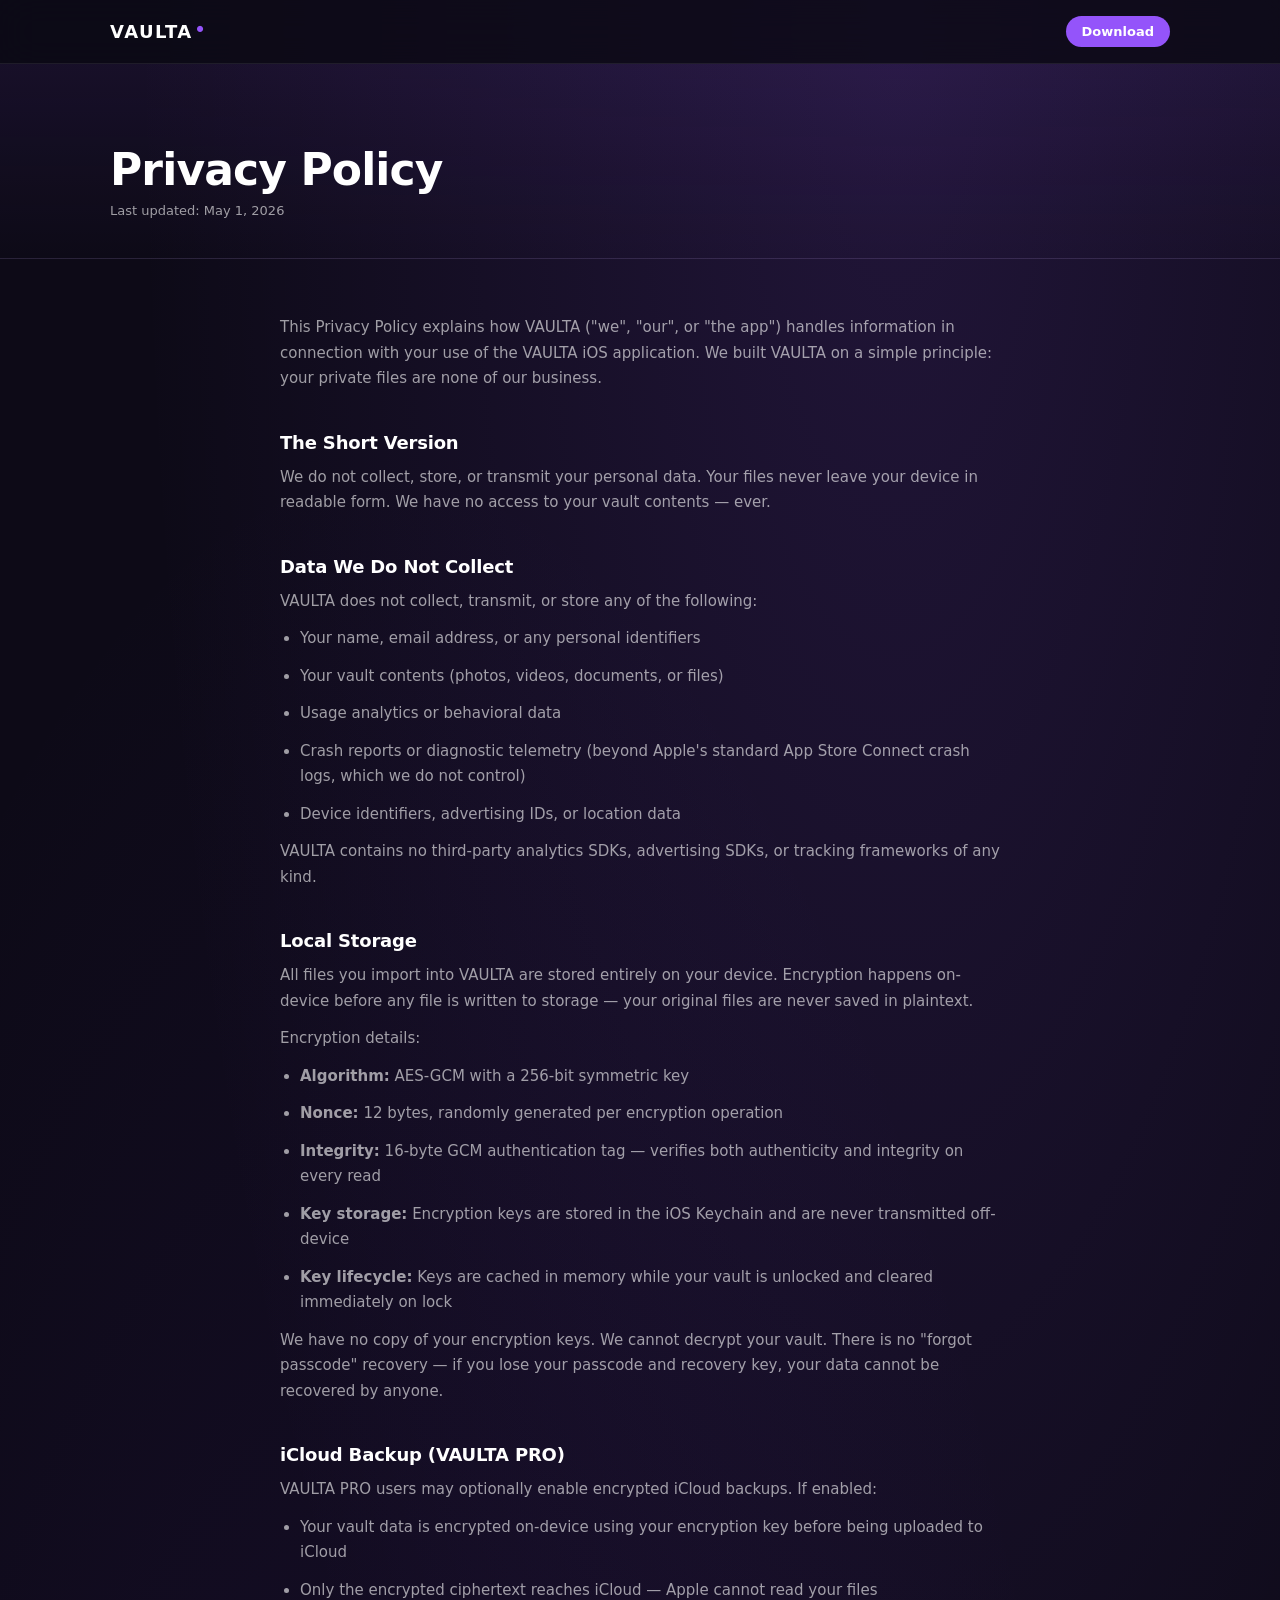
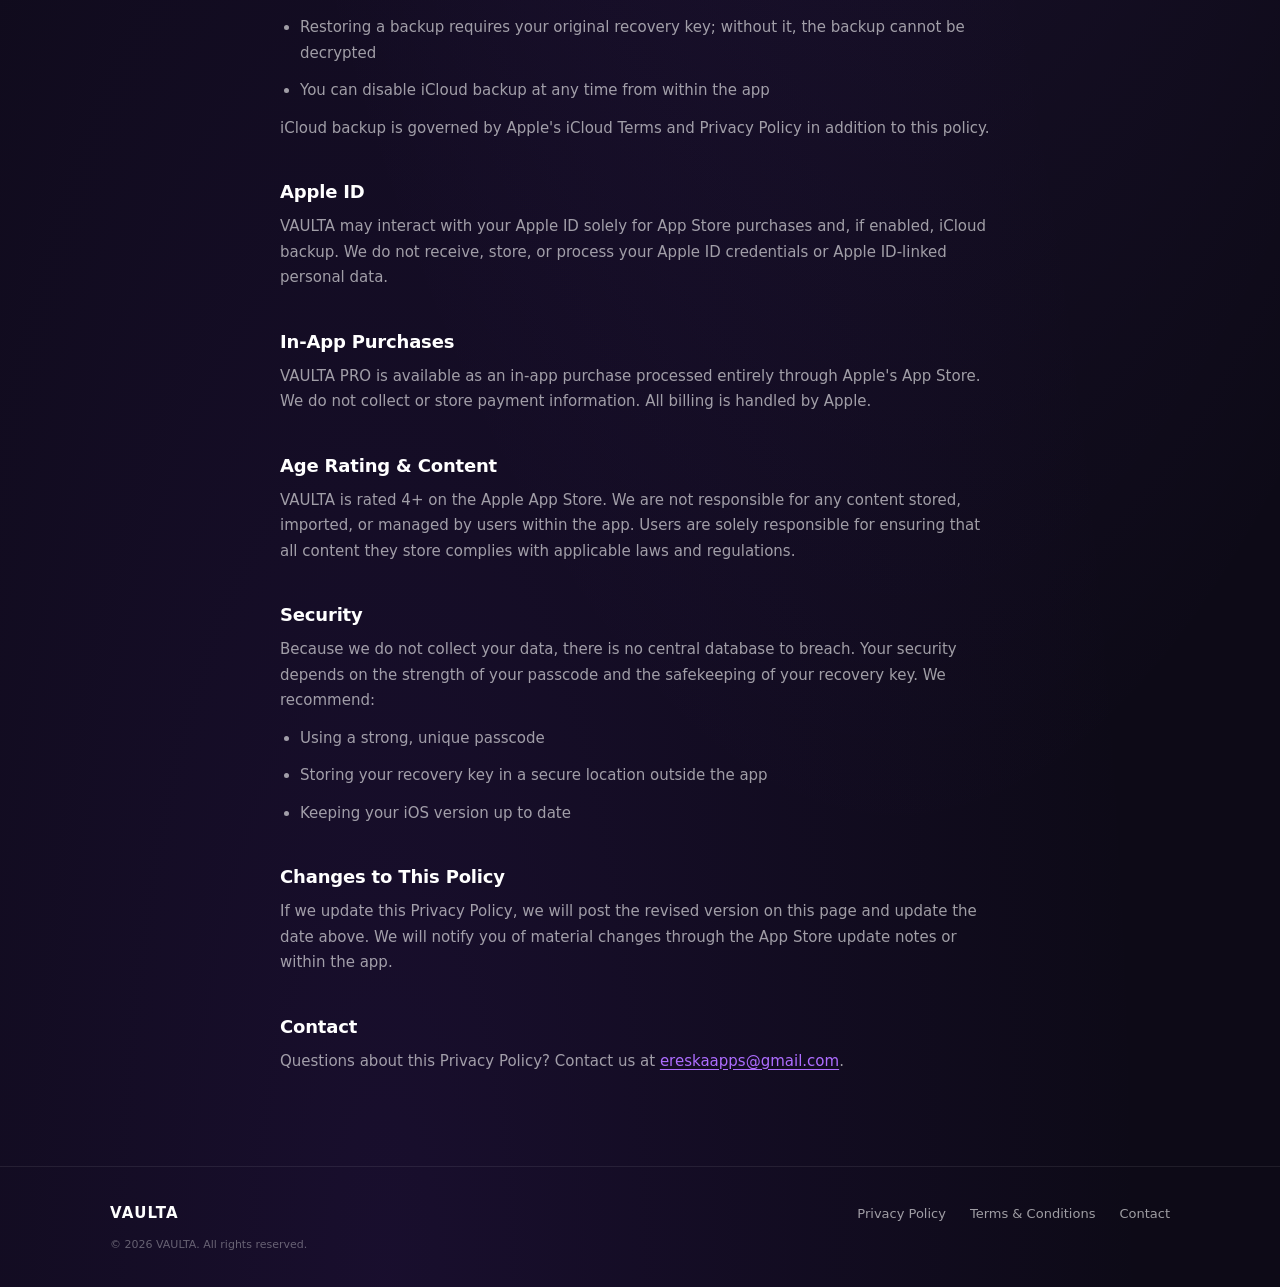
<file: privacy.html>
<!DOCTYPE html>
<html lang="en">
<head>
  <meta charset="UTF-8">
  <meta name="viewport" content="width=device-width, initial-scale=1.0">

  <!-- Primary SEO -->
  <title>Privacy Policy — VAULTA Vault App</title>
  <meta name="description" content="VAULTA collects no personal data. Your files are encrypted on-device with AES-256. We have zero access to your vault. Read our full privacy policy.">
  <meta name="author" content="Martin Gábor">
  <meta name="robots" content="index, follow">
  <link rel="canonical" href="https://vaulta-secure.app/privacy.html">

  <!-- Open Graph -->
  <meta property="og:type" content="website">
  <meta property="og:site_name" content="VAULTA">
  <meta property="og:title" content="Privacy Policy — VAULTA">
  <meta property="og:description" content="VAULTA collects no personal data. Your files stay on your device, encrypted with AES-256. Zero knowledge architecture.">
  <meta property="og:url" content="https://vaulta-secure.app/privacy.html">
  <meta property="og:image" content="https://vaulta-secure.app/og-image.png">

  <!-- Favicon -->
  <link rel="icon" type="image/png" href="favicon/favicon-96x96.png" sizes="96x96">
  <link rel="icon" type="image/svg+xml" href="favicon/favicon.svg">
  <link rel="shortcut icon" href="favicon/favicon.ico">
  <link rel="apple-touch-icon" sizes="180x180" href="favicon/apple-touch-icon.png">
  <link rel="manifest" href="favicon/site.webmanifest">

  <!-- PWA -->
  <meta name="theme-color" content="#0D0A17">

  <link rel="stylesheet" href="styles.css">

  <!-- Structured Data -->
  <script type="application/ld+json">
  {
    "@context": "https://schema.org",
    "@graph": [
      {
        "@type": "WebPage",
        "@id": "https://vaulta-secure.app/privacy.html",
        "url": "https://vaulta-secure.app/privacy.html",
        "name": "Privacy Policy — VAULTA",
        "description": "VAULTA Privacy Policy explaining how the app handles data. VAULTA collects no personal data and has zero access to vault contents.",
        "isPartOf": {
          "@id": "https://vaulta-secure.app/"
        },
        "inLanguage": "en",
        "dateModified": "2026-05-01"
      },
      {
        "@type": "BreadcrumbList",
        "itemListElement": [
          {
            "@type": "ListItem",
            "position": 1,
            "name": "VAULTA",
            "item": "https://vaulta-secure.app/"
          },
          {
            "@type": "ListItem",
            "position": 2,
            "name": "Privacy Policy",
            "item": "https://vaulta-secure.app/privacy.html"
          }
        ]
      }
    ]
  }
  </script>
</head>
<body>

  <!-- NAV -->
  <nav class="nav" aria-label="Site navigation">
    <div class="container">
      <div class="nav__inner">
        <a href="index.html" class="nav__logo">VAULTA</a>
        <a href="https://apps.apple.com/app/apple-store/id6764309966?pt=117865370&amp;ct=vaulta-site&amp;mt=8" class="btn btn--sm" aria-label="Download VAULTA on the App Store">Download</a>
      </div>
    </div>
  </nav>

  <main id="main-content">

  <!-- HERO -->
  <header class="legal-hero">
    <div class="container">
      <h1>Privacy Policy</h1>
      <p>Last updated: May 1, 2026</p>
    </div>
  </header>

  <!-- CONTENT -->
  <div class="container">
    <div class="legal-content">

      <p>This Privacy Policy explains how VAULTA ("we", "our", or "the app") handles information in connection with your use of the VAULTA iOS application. We built VAULTA on a simple principle: your private files are none of our business.</p>

      <h2>The Short Version</h2>
      <p>We do not collect, store, or transmit your personal data. Your files never leave your device in readable form. We have no access to your vault contents — ever.</p>

      <h2>Data We Do Not Collect</h2>
      <p>VAULTA does not collect, transmit, or store any of the following:</p>
      <ul>
        <li>Your name, email address, or any personal identifiers</li>
        <li>Your vault contents (photos, videos, documents, or files)</li>
        <li>Usage analytics or behavioral data</li>
        <li>Crash reports or diagnostic telemetry (beyond Apple's standard App Store Connect crash logs, which we do not control)</li>
        <li>Device identifiers, advertising IDs, or location data</li>
      </ul>
      <p>VAULTA contains no third-party analytics SDKs, advertising SDKs, or tracking frameworks of any kind.</p>

      <h2>Local Storage</h2>
      <p>All files you import into VAULTA are stored entirely on your device. Encryption happens on-device before any file is written to storage — your original files are never saved in plaintext.</p>
      <p>Encryption details:</p>
      <ul>
        <li><strong>Algorithm:</strong> AES-GCM with a 256-bit symmetric key</li>
        <li><strong>Nonce:</strong> 12 bytes, randomly generated per encryption operation</li>
        <li><strong>Integrity:</strong> 16-byte GCM authentication tag — verifies both authenticity and integrity on every read</li>
        <li><strong>Key storage:</strong> Encryption keys are stored in the iOS Keychain and are never transmitted off-device</li>
        <li><strong>Key lifecycle:</strong> Keys are cached in memory while your vault is unlocked and cleared immediately on lock</li>
      </ul>
      <p>We have no copy of your encryption keys. We cannot decrypt your vault. There is no "forgot passcode" recovery — if you lose your passcode and recovery key, your data cannot be recovered by anyone.</p>

      <h2>iCloud Backup (VAULTA PRO)</h2>
      <p>VAULTA PRO users may optionally enable encrypted iCloud backups. If enabled:</p>
      <ul>
        <li>Your vault data is encrypted on-device using your encryption key before being uploaded to iCloud</li>
        <li>Only the encrypted ciphertext reaches iCloud — Apple cannot read your files</li>
        <li>Restoring a backup requires your original recovery key; without it, the backup cannot be decrypted</li>
        <li>You can disable iCloud backup at any time from within the app</li>
      </ul>
      <p>iCloud backup is governed by Apple's iCloud Terms and Privacy Policy in addition to this policy.</p>

      <h2>Apple ID</h2>
      <p>VAULTA may interact with your Apple ID solely for App Store purchases and, if enabled, iCloud backup. We do not receive, store, or process your Apple ID credentials or Apple ID-linked personal data.</p>

      <h2>In-App Purchases</h2>
      <p>VAULTA PRO is available as an in-app purchase processed entirely through Apple's App Store. We do not collect or store payment information. All billing is handled by Apple.</p>

      <h2>Age Rating &amp; Content</h2>
      <p>VAULTA is rated 4+ on the Apple App Store. We are not responsible for any content stored, imported, or managed by users within the app. Users are solely responsible for ensuring that all content they store complies with applicable laws and regulations.</p>

      <h2>Security</h2>
      <p>Because we do not collect your data, there is no central database to breach. Your security depends on the strength of your passcode and the safekeeping of your recovery key. We recommend:</p>
      <ul>
        <li>Using a strong, unique passcode</li>
        <li>Storing your recovery key in a secure location outside the app</li>
        <li>Keeping your iOS version up to date</li>
      </ul>

      <h2>Changes to This Policy</h2>
      <p>If we update this Privacy Policy, we will post the revised version on this page and update the date above. We will notify you of material changes through the App Store update notes or within the app.</p>

      <h2>Contact</h2>
      <p>Questions about this Privacy Policy? Contact us at <a href="mailto:ereskaapps@gmail.com">ereskaapps@gmail.com</a>.</p>

    </div>
  </div>

  </main>

  <!-- FOOTER -->
  <footer class="footer">
    <div class="container">
      <div class="footer__inner">
        <a href="index.html" class="footer__logo">VAULTA</a>
        <ul class="footer__links">
          <li><a href="privacy.html">Privacy Policy</a></li>
          <li><a href="terms.html">Terms &amp; Conditions</a></li>
          <li><a href="mailto:ereskaapps@gmail.com">Contact</a></li>
        </ul>
        <p class="footer__copy">© 2026 VAULTA. All rights reserved.</p>
      </div>
    </div>
  </footer>

</body>
</html>
</file>
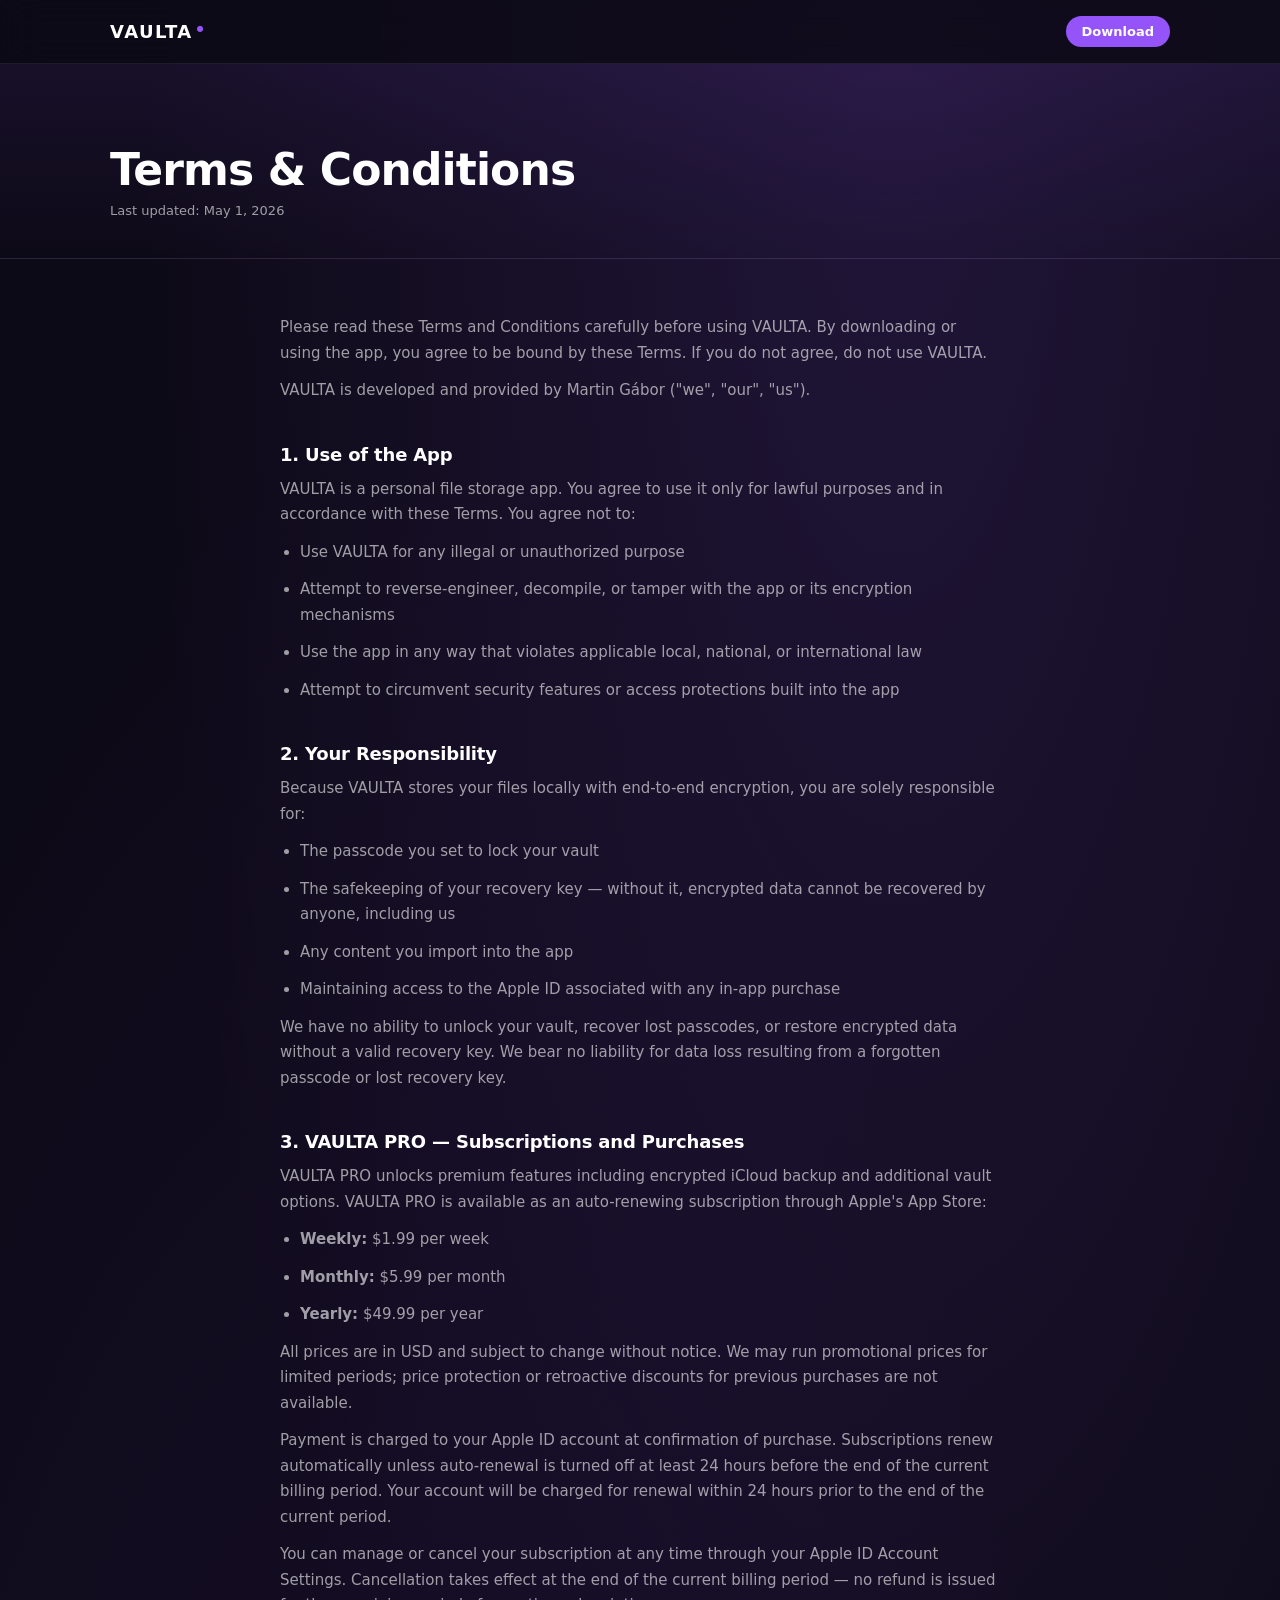
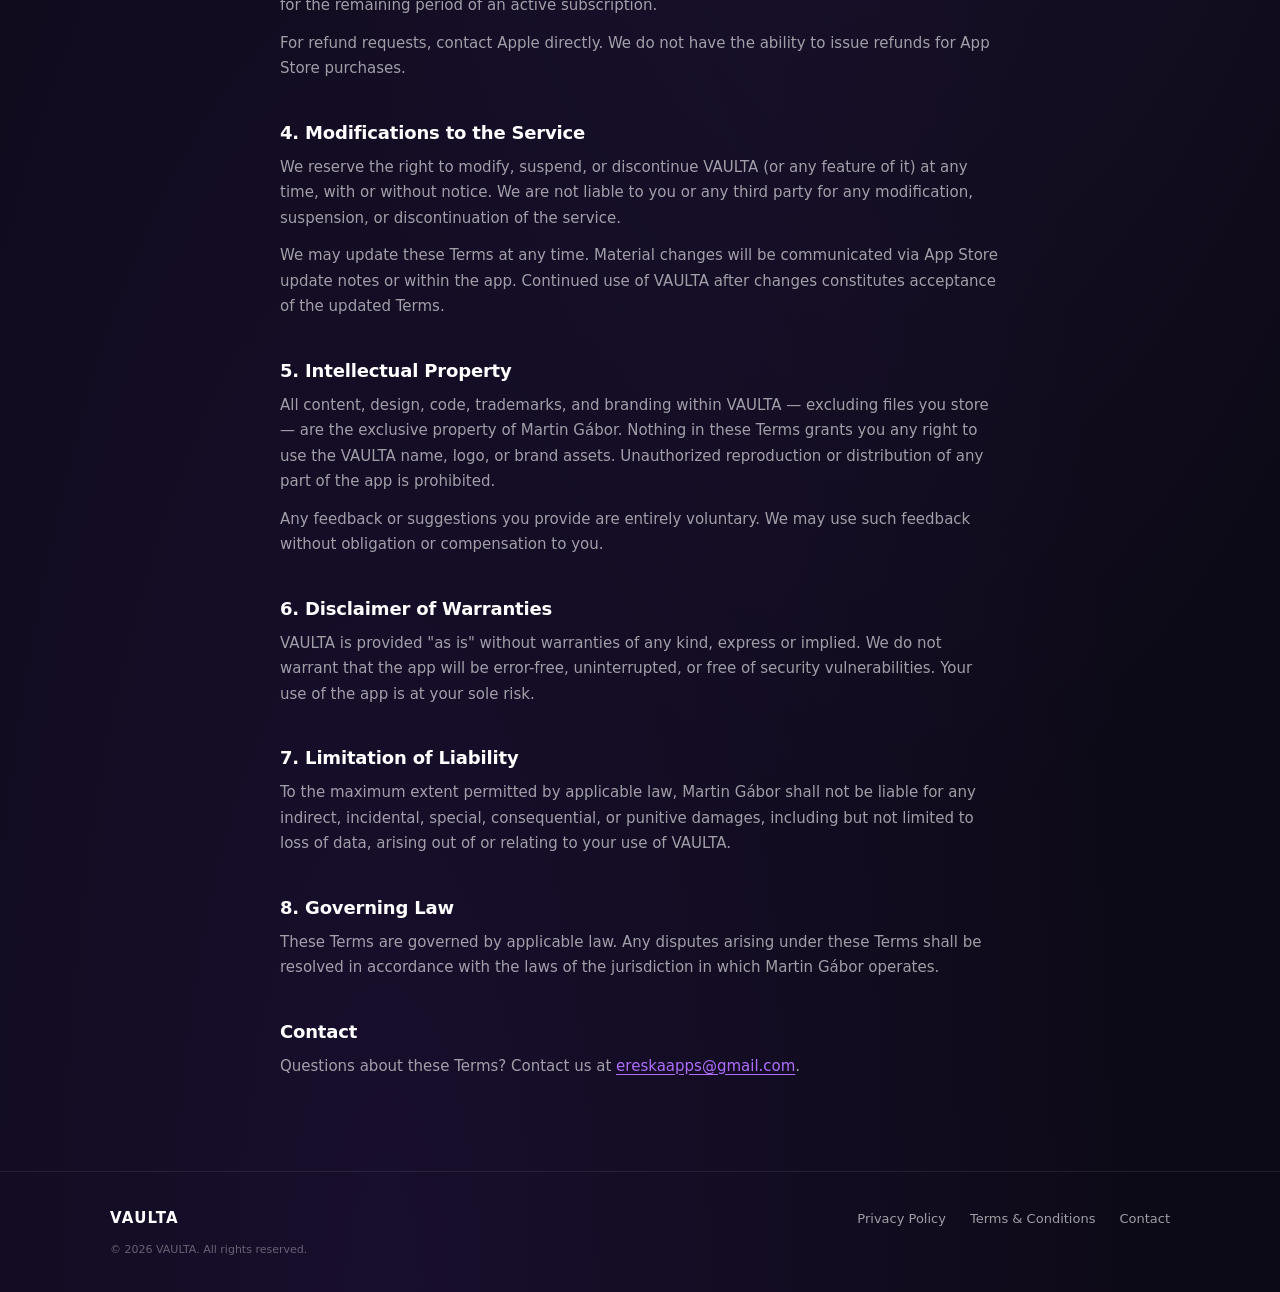
<file: terms.html>
<!DOCTYPE html>
<html lang="en">
<head>
  <meta charset="UTF-8">
  <meta name="viewport" content="width=device-width, initial-scale=1.0">

  <!-- Primary SEO -->
  <title>Terms &amp; Conditions — VAULTA Vault App</title>
  <meta name="description" content="VAULTA Terms and Conditions. PRO subscription options ($1.99/week, $5.99/month, $49.99/year), user responsibilities, and data liability policy for the VAULTA iOS vault app.">
  <meta name="author" content="Martin Gábor">
  <meta name="robots" content="index, follow">
  <link rel="canonical" href="https://vaulta-secure.app/terms.html">

  <!-- Open Graph -->
  <meta property="og:type" content="website">
  <meta property="og:site_name" content="VAULTA">
  <meta property="og:title" content="Terms &amp; Conditions — VAULTA">
  <meta property="og:description" content="VAULTA Terms and Conditions — subscription pricing, user responsibilities, and data policy for the VAULTA iOS vault app.">
  <meta property="og:url" content="https://vaulta-secure.app/terms.html">
  <meta property="og:image" content="https://vaulta-secure.app/og-image.png">

  <!-- Favicon -->
  <link rel="icon" type="image/png" href="favicon/favicon-96x96.png" sizes="96x96">
  <link rel="icon" type="image/svg+xml" href="favicon/favicon.svg">
  <link rel="shortcut icon" href="favicon/favicon.ico">
  <link rel="apple-touch-icon" sizes="180x180" href="favicon/apple-touch-icon.png">
  <link rel="manifest" href="favicon/site.webmanifest">

  <!-- PWA -->
  <meta name="theme-color" content="#0D0A17">

  <link rel="stylesheet" href="styles.css">

  <!-- Structured Data -->
  <script type="application/ld+json">
  {
    "@context": "https://schema.org",
    "@graph": [
      {
        "@type": "WebPage",
        "@id": "https://vaulta-secure.app/terms.html",
        "url": "https://vaulta-secure.app/terms.html",
        "name": "Terms and Conditions — VAULTA",
        "description": "VAULTA Terms and Conditions covering usage terms, VAULTA PRO subscription pricing, user responsibilities, and intellectual property.",
        "isPartOf": {
          "@id": "https://vaulta-secure.app/"
        },
        "inLanguage": "en",
        "dateModified": "2026-05-01"
      },
      {
        "@type": "BreadcrumbList",
        "itemListElement": [
          {
            "@type": "ListItem",
            "position": 1,
            "name": "VAULTA",
            "item": "https://vaulta-secure.app/"
          },
          {
            "@type": "ListItem",
            "position": 2,
            "name": "Terms &amp; Conditions",
            "item": "https://vaulta-secure.app/terms.html"
          }
        ]
      }
    ]
  }
  </script>
</head>
<body>

  <!-- NAV -->
  <nav class="nav" aria-label="Site navigation">
    <div class="container">
      <div class="nav__inner">
        <a href="index.html" class="nav__logo">VAULTA</a>
        <a href="https://apps.apple.com/app/apple-store/id6764309966?pt=117865370&amp;ct=vaulta-site&amp;mt=8" class="btn btn--sm" aria-label="Download VAULTA on the App Store">Download</a>
      </div>
    </div>
  </nav>

  <main id="main-content">

  <!-- HERO -->
  <header class="legal-hero">
    <div class="container">
      <h1>Terms &amp; Conditions</h1>
      <p>Last updated: May 1, 2026</p>
    </div>
  </header>

  <!-- CONTENT -->
  <div class="container">
    <div class="legal-content">

      <p>Please read these Terms and Conditions carefully before using VAULTA. By downloading or using the app, you agree to be bound by these Terms. If you do not agree, do not use VAULTA.</p>
      <p>VAULTA is developed and provided by Martin Gábor ("we", "our", "us").</p>

      <h2>1. Use of the App</h2>
      <p>VAULTA is a personal file storage app. You agree to use it only for lawful purposes and in accordance with these Terms. You agree not to:</p>
      <ul>
        <li>Use VAULTA for any illegal or unauthorized purpose</li>
        <li>Attempt to reverse-engineer, decompile, or tamper with the app or its encryption mechanisms</li>
        <li>Use the app in any way that violates applicable local, national, or international law</li>
        <li>Attempt to circumvent security features or access protections built into the app</li>
      </ul>

      <h2>2. Your Responsibility</h2>
      <p>Because VAULTA stores your files locally with end-to-end encryption, you are solely responsible for:</p>
      <ul>
        <li>The passcode you set to lock your vault</li>
        <li>The safekeeping of your recovery key — without it, encrypted data cannot be recovered by anyone, including us</li>
        <li>Any content you import into the app</li>
        <li>Maintaining access to the Apple ID associated with any in-app purchase</li>
      </ul>
      <p>We have no ability to unlock your vault, recover lost passcodes, or restore encrypted data without a valid recovery key. We bear no liability for data loss resulting from a forgotten passcode or lost recovery key.</p>

      <h2>3. VAULTA PRO — Subscriptions and Purchases</h2>
      <p>VAULTA PRO unlocks premium features including encrypted iCloud backup and additional vault options. VAULTA PRO is available as an auto-renewing subscription through Apple's App Store:</p>
      <ul>
        <li><strong>Weekly:</strong> $1.99 per week</li>
        <li><strong>Monthly:</strong> $5.99 per month</li>
        <li><strong>Yearly:</strong> $49.99 per year</li>
      </ul>
      <p>All prices are in USD and subject to change without notice. We may run promotional prices for limited periods; price protection or retroactive discounts for previous purchases are not available.</p>
      <p>Payment is charged to your Apple ID account at confirmation of purchase. Subscriptions renew automatically unless auto-renewal is turned off at least 24 hours before the end of the current billing period. Your account will be charged for renewal within 24 hours prior to the end of the current period.</p>
      <p>You can manage or cancel your subscription at any time through your Apple ID Account Settings. Cancellation takes effect at the end of the current billing period — no refund is issued for the remaining period of an active subscription.</p>
      <p>For refund requests, contact Apple directly. We do not have the ability to issue refunds for App Store purchases.</p>

      <h2>4. Modifications to the Service</h2>
      <p>We reserve the right to modify, suspend, or discontinue VAULTA (or any feature of it) at any time, with or without notice. We are not liable to you or any third party for any modification, suspension, or discontinuation of the service.</p>
      <p>We may update these Terms at any time. Material changes will be communicated via App Store update notes or within the app. Continued use of VAULTA after changes constitutes acceptance of the updated Terms.</p>

      <h2>5. Intellectual Property</h2>
      <p>All content, design, code, trademarks, and branding within VAULTA — excluding files you store — are the exclusive property of Martin Gábor. Nothing in these Terms grants you any right to use the VAULTA name, logo, or brand assets. Unauthorized reproduction or distribution of any part of the app is prohibited.</p>
      <p>Any feedback or suggestions you provide are entirely voluntary. We may use such feedback without obligation or compensation to you.</p>

      <h2>6. Disclaimer of Warranties</h2>
      <p>VAULTA is provided "as is" without warranties of any kind, express or implied. We do not warrant that the app will be error-free, uninterrupted, or free of security vulnerabilities. Your use of the app is at your sole risk.</p>

      <h2>7. Limitation of Liability</h2>
      <p>To the maximum extent permitted by applicable law, Martin Gábor shall not be liable for any indirect, incidental, special, consequential, or punitive damages, including but not limited to loss of data, arising out of or relating to your use of VAULTA.</p>

      <h2>8. Governing Law</h2>
      <p>These Terms are governed by applicable law. Any disputes arising under these Terms shall be resolved in accordance with the laws of the jurisdiction in which Martin Gábor operates.</p>

      <h2>Contact</h2>
      <p>Questions about these Terms? Contact us at <a href="mailto:ereskaapps@gmail.com">ereskaapps@gmail.com</a>.</p>

    </div>
  </div>

  </main>

  <!-- FOOTER -->
  <footer class="footer">
    <div class="container">
      <div class="footer__inner">
        <a href="index.html" class="footer__logo">VAULTA</a>
        <ul class="footer__links">
          <li><a href="privacy.html">Privacy Policy</a></li>
          <li><a href="terms.html">Terms &amp; Conditions</a></li>
          <li><a href="mailto:ereskaapps@gmail.com">Contact</a></li>
        </ul>
        <p class="footer__copy">© 2026 VAULTA. All rights reserved.</p>
      </div>
    </div>
  </footer>

</body>
</html>
</file>
<file: styles.css>
/* ===== RESET ===== */
*, *::before, *::after {
  box-sizing: border-box;
  margin: 0;
  padding: 0;
}

/* ===== TOKENS ===== */
:root {
  --bg-main: #0D0A17;
  --bg-deep: #0A0812;
  --accent: #9454FA;
  --accent-dark: #6E2ED1;
  --accent-light: #AE6DFF;
  --text-primary: #FFFFFF;
  --text-secondary: rgba(255, 255, 255, 0.6);
  --text-tertiary: rgba(255, 255, 255, 0.35);
  --glass-bg: rgba(255, 255, 255, 0.05);
  --glass-border: rgba(255, 255, 255, 0.08);
  --card-shadow: 0 2px 12px rgba(0, 0, 0, 0.4);
  --radius-card: 14px;
  --radius-pill: 9999px;
  --font: system-ui, -apple-system, BlinkMacSystemFont, 'Segoe UI', sans-serif;
  --max-w: 1100px;
  --transition-spring: all 0.28s cubic-bezier(0.34, 1.56, 0.64, 1);
}

/* ===== BASE ===== */
html {
  scroll-behavior: smooth;
}

body {
  font-family: var(--font);
  font-size: 16px;
  color: var(--text-primary);
  background: radial-gradient(ellipse at 70% 0%, rgba(148, 84, 250, 0.15) 0%, transparent 60%),
              radial-gradient(ellipse at 30% 100%, rgba(110, 46, 209, 0.12) 0%, transparent 60%),
              var(--bg-main);
  min-height: 100vh;
  -webkit-font-smoothing: antialiased;
}

a {
  color: inherit;
  text-decoration: none;
}

img {
  max-width: 100%;
  display: block;
}

/* ===== LAYOUT ===== */
.container {
  width: 100%;
  max-width: var(--max-w);
  margin: 0 auto;
  padding: 0 20px;
}

section {
  padding: 100px 0;
}

/* ===== NAV ===== */
.nav {
  position: sticky;
  top: 0;
  z-index: 100;
  padding: 16px 0;
  background: rgba(13, 10, 23, 0.8);
  backdrop-filter: blur(20px);
  -webkit-backdrop-filter: blur(20px);
  border-bottom: 1px solid var(--glass-border);
}

.nav__inner {
  display: flex;
  align-items: center;
  justify-content: space-between;
}

.nav__logo {
  font-size: 18px;
  font-weight: 700;
  letter-spacing: 0.08em;
  color: var(--text-primary);
}

.nav__logo::after {
  content: '●';
  margin-left: 4px;
  color: var(--accent);
  font-size: 8px;
  vertical-align: super;
  line-height: 1;
}

.btn {
  display: inline-flex;
  align-items: center;
  justify-content: center;
  gap: 8px;
  padding: 12px 22px;
  font-family: var(--font);
  font-size: 15px;
  font-weight: 600;
  color: var(--text-primary);
  background: var(--accent);
  border: none;
  border-radius: var(--radius-pill);
  cursor: pointer;
  transition: var(--transition-spring);
  text-decoration: none;
  white-space: nowrap;
}

.btn:hover {
  background: var(--accent-dark);
  transform: translateY(-1px);
}

.btn:active {
  transform: scale(0.97);
}

.btn--sm {
  padding: 8px 16px;
  font-size: 13px;
}

/* ===== HERO ===== */
.hero {
  padding: 130px 0 110px;
  text-align: center;
}

.hero__eyebrow {
  display: inline-block;
  margin-bottom: 24px;
  padding: 5px 12px;
  font-size: 11px;
  font-weight: 600;
  letter-spacing: 0.1em;
  color: var(--accent-light);
  background: rgba(148, 84, 250, 0.15);
  border: 1px solid rgba(148, 84, 250, 0.3);
  border-radius: 6px;
  text-transform: uppercase;
}

.hero__title {
  font-size: clamp(52px, 10vw, 88px);
  font-weight: 700;
  letter-spacing: -0.02em;
  line-height: 1;
  margin-bottom: 20px;
  animation: fadeInUp 0.6s ease-out both;
  background: linear-gradient(135deg, #FFFFFF 0%, #FFFFFF 55%, #AE6DFF 100%);
  -webkit-background-clip: text;
  background-clip: text;
  -webkit-text-fill-color: transparent;
}

.hero__tagline {
  font-size: clamp(20px, 3vw, 26px);
  font-weight: 600;
  letter-spacing: -0.01em;
  color: var(--text-secondary);
  margin-bottom: 16px;
  animation: fadeInUp 0.6s 0.1s ease-out both;
}

.hero__desc {
  font-size: 16px;
  color: var(--text-secondary);
  max-width: 420px;
  margin: 0 auto 40px;
  line-height: 1.6;
  animation: fadeInUp 0.6s 0.2s ease-out both;
}

.hero__cta {
  animation: fadeInUp 0.6s 0.3s ease-out both;
}

.app-store-btn {
  display: inline-flex;
  align-items: center;
  gap: 10px;
  padding: 14px 24px;
  background: var(--text-primary);
  color: #000;
  border-radius: var(--radius-card);
  font-size: 14px;
  font-weight: 600;
  transition: var(--transition-spring);
  box-shadow: var(--card-shadow);
}

.app-store-btn:hover {
  transform: translateY(-2px);
  box-shadow: 0 8px 24px rgba(0, 0, 0, 0.5);
}

.app-store-btn:active {
  transform: scale(0.97);
}

.app-store-btn__icon {
  width: 22px;
  height: 22px;
  flex-shrink: 0;
}

.app-store-btn__text {
  display: flex;
  flex-direction: column;
  align-items: flex-start;
}

.app-store-btn__label {
  font-size: 10px;
  font-weight: 400;
  opacity: 0.7;
  text-transform: uppercase;
  letter-spacing: 0.05em;
}

.app-store-btn__store {
  font-size: 17px;
  font-weight: 700;
  line-height: 1.1;
}

/* ===== SECTION HEADER ===== */
.section-header {
  text-align: center;
  margin-bottom: 64px;
}

.section-header h2 {
  font-size: clamp(28px, 4vw, 38px);
  font-weight: 700;
  letter-spacing: -0.02em;
  margin-bottom: 12px;
}

.section-header p {
  font-size: 16px;
  color: var(--text-secondary);
  max-width: 520px;
  margin-left: auto;
  margin-right: auto;
}

/* ===== FEATURES ===== */
.features {
  background: rgba(10, 8, 18, 0.5);
}

.features-grid {
  display: grid;
  grid-template-columns: repeat(auto-fit, minmax(280px, 1fr));
  gap: 20px;
}

.feature-card {
  background: var(--glass-bg);
  backdrop-filter: blur(20px);
  -webkit-backdrop-filter: blur(20px);
  border: 1px solid var(--glass-border);
  border-radius: var(--radius-card);
  padding: 28px;
  box-shadow: var(--card-shadow);
  transition: var(--transition-spring);
}

.feature-card:hover {
  transform: translateY(-2px);
  border-color: rgba(148, 84, 250, 0.25);
  box-shadow: 0 4px 24px rgba(148, 84, 250, 0.22), 0 0 0 1px rgba(148, 84, 250, 0.12);
}

.feature-card__icon {
  width: 40px;
  height: 40px;
  border-radius: 10px;
  display: flex;
  align-items: center;
  justify-content: center;
  font-size: 18px;
  margin-bottom: 14px;
}

.feature-card__title {
  font-size: 16px;
  font-weight: 600;
  margin-bottom: 8px;
}

.feature-card__desc {
  font-size: 14px;
  color: var(--text-secondary);
  line-height: 1.55;
}

/* ===== HOW IT WORKS ===== */
.steps {
  display: flex;
  gap: 20px;
  align-items: flex-start;
  justify-content: center;
}

.step {
  flex: 1;
  max-width: 280px;
  text-align: center;
  position: relative;
}

.step:not(:last-child)::after {
  content: '';
  position: absolute;
  top: 20px;
  right: -12px;
  width: 32px;
  height: 2px;
  background: linear-gradient(to right, rgba(148, 84, 250, 0.4), transparent);
}

.step__number {
  width: 40px;
  height: 40px;
  border-radius: var(--radius-pill);
  background: rgba(148, 84, 250, 0.2);
  border: 1px solid rgba(148, 84, 250, 0.4);
  color: var(--accent-light);
  font-size: 15px;
  font-weight: 700;
  display: flex;
  align-items: center;
  justify-content: center;
  margin: 0 auto 16px;
}

.step__title {
  font-size: 15px;
  font-weight: 600;
  margin-bottom: 8px;
}

.step__desc {
  font-size: 13px;
  color: var(--text-secondary);
  line-height: 1.5;
}

@media (max-width: 600px) {
  .steps {
    flex-direction: column;
    align-items: center;
  }

  .step:not(:last-child)::after {
    display: none;
  }
}

/* ===== TRUST ===== */
.trust {
  background: rgba(10, 8, 18, 0.5);
}

.trust-grid {
  display: grid;
  grid-template-columns: repeat(auto-fit, minmax(240px, 1fr));
  gap: 20px;
}

.trust-card {
  background: var(--glass-bg);
  border: 1px solid var(--glass-border);
  border-radius: var(--radius-card);
  padding: 36px 28px;
  text-align: center;
  box-shadow: var(--card-shadow);
  transition: var(--transition-spring);
}

.trust-card:hover {
  transform: translateY(-2px);
  border-color: rgba(148, 84, 250, 0.25);
}

.trust-card__icon {
  width: 48px;
  height: 48px;
  border-radius: 12px;
  background: rgba(148, 84, 250, 0.12);
  border: 1px solid rgba(148, 84, 250, 0.2);
  display: flex;
  align-items: center;
  justify-content: center;
  margin: 0 auto 18px;
  font-size: 28px;
}

.trust-card__title {
  font-size: 16px;
  font-weight: 600;
  letter-spacing: -0.01em;
  line-height: 1.4;
  margin-bottom: 10px;
}

.trust-card__desc {
  font-size: 13px;
  color: var(--text-secondary);
  line-height: 1.55;
}

/* ===== CTA SECTION ===== */
.cta-section {
  text-align: center;
  position: relative;
  overflow: hidden;
}

.cta-section::before {
  content: '';
  position: absolute;
  inset: 0;
  background: radial-gradient(ellipse at 50% 50%, rgba(148, 84, 250, 0.28) 0%, transparent 80%);
  pointer-events: none;
}

.cta-section > .container {
  position: relative;
  z-index: 1;
}

.cta-section h2 {
  font-size: clamp(32px, 5vw, 48px);
  font-weight: 700;
  letter-spacing: -0.02em;
  margin-bottom: 16px;
  background: linear-gradient(135deg, #FFFFFF 0%, #AE6DFF 100%);
  -webkit-background-clip: text;
  background-clip: text;
  -webkit-text-fill-color: transparent;
}

.cta-section p {
  font-size: 17px;
  color: var(--text-secondary);
  margin-bottom: 36px;
}

/* ===== FOOTER ===== */
.footer {
  padding: 36px 0;
  border-top: 1px solid var(--glass-border);
}

.footer__inner {
  display: flex;
  align-items: center;
  justify-content: space-between;
  flex-wrap: wrap;
  gap: 16px;
}

.footer__logo {
  font-size: 15px;
  font-weight: 700;
  letter-spacing: 0.08em;
}

.footer__links {
  display: flex;
  gap: 24px;
  list-style: none;
}

.footer__links a {
  font-size: 13px;
  color: var(--text-secondary);
  transition: color 0.2s;
}

.footer__links a:hover {
  color: var(--text-primary);
}

.footer__copy {
  font-size: 11px;
  color: var(--text-tertiary);
  width: 100%;
}

@media (max-width: 600px) {
  .footer__inner {
    flex-direction: column;
    align-items: flex-start;
  }
}

/* ===== ANIMATIONS ===== */
@keyframes fadeInUp {
  from {
    opacity: 0;
    transform: translateY(20px);
  }
  to {
    opacity: 1;
    transform: translateY(0);
  }
}

.fade-in {
  opacity: 0;
  transform: translateY(16px);
  transition: opacity 0.5s ease-out, transform 0.5s ease-out;
}

.fade-in.visible {
  opacity: 1;
  transform: translateY(0);
}

/* ===== LEGAL PAGES ===== */
.legal-hero {
  padding: 80px 0 40px;
  border-bottom: 1px solid var(--glass-border);
  margin-bottom: 56px;
  background: linear-gradient(to bottom, rgba(148, 84, 250, 0.08) 0%, transparent 100%);
}

.legal-hero h1 {
  font-size: clamp(32px, 4vw, 44px);
  font-weight: 700;
  letter-spacing: -0.02em;
  margin-bottom: 8px;
}

.legal-hero p {
  font-size: 13px;
  color: var(--text-secondary);
}

.legal-content {
  max-width: 720px;
  margin: 0 auto;
  padding-bottom: 80px;
}

.legal-content h2 {
  font-size: 18px;
  font-weight: 600;
  letter-spacing: -0.01em;
  margin: 40px 0 12px;
  color: var(--text-primary);
}

.legal-content p,
.legal-content li {
  font-size: 15px;
  color: var(--text-secondary);
  line-height: 1.7;
  margin-bottom: 12px;
}

.legal-content ul {
  padding-left: 20px;
  margin-bottom: 12px;
}

.legal-content a {
  color: var(--accent-light);
  text-decoration: underline;
  text-underline-offset: 3px;
}

/* ===== FAQ ===== */
.faq {
  background: rgba(10, 8, 18, 0.5);
}

.faq-list {
  max-width: 720px;
  margin: 0 auto;
  display: flex;
  flex-direction: column;
  gap: 8px;
}

.faq-item {
  background: var(--glass-bg);
  border: 1px solid var(--glass-border);
  border-radius: var(--radius-card);
  padding: 24px;
  transition: border-color 0.2s ease;
}

.faq-item:hover {
  border-color: rgba(148, 84, 250, 0.25);
}

.faq-item__question {
  font-size: 16px;
  font-weight: 600;
  letter-spacing: -0.01em;
  margin-bottom: 0;
  color: var(--text-primary);
  cursor: pointer;
  list-style: none;
  display: flex;
  justify-content: space-between;
  align-items: center;
}

.faq-item__question::-webkit-details-marker {
  display: none;
}

.faq-item__question::after {
  content: '+';
  font-size: 20px;
  font-weight: 300;
  color: var(--text-tertiary);
  flex-shrink: 0;
  margin-left: 12px;
  line-height: 1;
}

.faq-item[open] .faq-item__question::after {
  content: '×';
}

.faq-item__answer {
  font-size: 14px;
  color: var(--text-secondary);
  line-height: 1.65;
  padding-top: 12px;
}

.faq-item__answer strong {
  color: var(--accent-light);
}

/* ===== HERO EXTRAS ===== */
.hero-proof {
  margin-top: 14px;
  font-size: 13px;
  color: var(--accent-light);
  letter-spacing: 0.02em;
}

.hero-hint {
  margin-top: 6px;
  font-size: 12px;
  color: var(--text-tertiary);
}

.hero-secondary-cta {
  display: inline-block;
  margin-top: 18px;
  font-size: 13px;
  color: var(--text-secondary);
  text-decoration: underline;
  text-underline-offset: 3px;
  transition: color 0.2s;
}

.hero-secondary-cta:hover {
  color: var(--text-primary);
}

/* ===== PRO BADGE ===== */
.badge-pro {
  display: inline-block;
  margin-left: 6px;
  padding: 2px 6px;
  font-size: 9px;
  font-weight: 700;
  letter-spacing: 0.08em;
  text-transform: uppercase;
  color: var(--text-primary);
  background: var(--accent);
  border-radius: 4px;
  vertical-align: middle;
  line-height: 1.5;
}

/* ===== PRICING ===== */
.pricing-grid {
  display: grid;
  grid-template-columns: repeat(auto-fit, minmax(260px, 1fr));
  gap: 16px;
  max-width: 680px;
  margin: 0 auto;
}

.pricing-card {
  background: var(--glass-bg);
  backdrop-filter: blur(20px);
  -webkit-backdrop-filter: blur(20px);
  border: 1px solid var(--glass-border);
  border-radius: var(--radius-card);
  padding: 28px;
  box-shadow: var(--card-shadow);
  display: flex;
  flex-direction: column;
  gap: 20px;
}

.pricing-card--featured {
  border-color: rgba(148, 84, 250, 0.7);
  background: rgba(148, 84, 250, 0.08);
  box-shadow: 0 0 0 1px rgba(148, 84, 250, 0.2), 0 8px 40px rgba(148, 84, 250, 0.25), 0 20px 60px rgba(0, 0, 0, 0.5);
}

.pricing-card__badge {
  align-self: flex-start;
  padding: 4px 14px;
  font-size: 11px;
  font-weight: 700;
  letter-spacing: 0.08em;
  text-transform: uppercase;
  color: var(--text-primary);
  background: var(--accent);
  border-radius: var(--radius-pill);
  margin-bottom: -8px;
  box-shadow: 0 2px 12px rgba(148, 84, 250, 0.4);
}

.pricing-card__header {
  display: flex;
  flex-direction: column;
}

.pricing-card__name {
  font-size: 18px;
  font-weight: 700;
  letter-spacing: -0.01em;
  margin-bottom: 6px;
}

.price-tag {
  display: flex;
  align-items: baseline;
  gap: 4px;
}

.price-tag__amount {
  font-size: 36px;
  font-weight: 700;
  letter-spacing: -0.02em;
  line-height: 1;
}

.price-tag__period {
  font-size: 14px;
  color: var(--text-secondary);
}

.pricing-card__alts {
  margin-top: 6px;
  font-size: 12px;
  color: var(--text-tertiary);
}

.pricing-card__features {
  list-style: none;
  display: flex;
  flex-direction: column;
  gap: 10px;
  flex: 1;
}

.pricing-card__features li {
  font-size: 14px;
  color: var(--text-secondary);
}

.pricing-card__cta {
  width: 100%;
  justify-content: center;
}

/* ===== CTA HINT ===== */
.cta-section__hint {
  font-size: 13px;
  color: var(--text-tertiary);
  margin-bottom: 28px;
  margin-top: -20px;
}

/* ===== REVIEWS ===== */
.reviews {
  background: rgba(10, 8, 18, 0.5);
}

.reviews-grid {
  display: grid;
  grid-template-columns: repeat(auto-fit, minmax(260px, 1fr));
  gap: 20px;
}

.review-card {
  background: var(--glass-bg);
  border: 1px solid var(--glass-border);
  border-radius: var(--radius-card);
  padding: 24px;
  box-shadow: var(--card-shadow);
  display: flex;
  flex-direction: column;
}

.review-card:first-child {
  border-color: rgba(148, 84, 250, 0.3);
  background: rgba(148, 84, 250, 0.06);
}

.review-card__stars {
  color: #FFD700;
  font-size: 16px;
  letter-spacing: 0.12em;
  margin-bottom: 12px;
}

.review-card__quote {
  font-size: 14px;
  color: var(--text-secondary);
  line-height: 1.65;
  flex: 1;
  font-style: italic;
}

.review-card__author {
  display: block;
  margin-top: 14px;
  font-size: 12px;
  color: var(--text-tertiary);
}

/* ===== BADGE SAVE ===== */
.badge-save {
  display: inline-block;
  padding: 2px 7px;
  font-size: 10px;
  font-weight: 700;
  letter-spacing: 0.06em;
  text-transform: uppercase;
  color: #38D97A;
  background: rgba(56, 217, 122, 0.15);
  border: 1px solid rgba(56, 217, 122, 0.3);
  border-radius: 4px;
  vertical-align: middle;
  line-height: 1.5;
}

/* ===== PRICING TRIAL NOTE ===== */
.pricing-card__trial {
  text-align: center;
  font-size: 11px;
  color: var(--text-tertiary);
  margin-top: -8px;
}

/* ===== PRICING NOTE ===== */
.pricing-note {
  text-align: center;
  margin-top: 20px;
  font-size: 12px;
  color: var(--text-tertiary);
}

/* ===== HERO TITLE LONG VARIANT ===== */
.hero__title--long {
  font-size: clamp(30px, 5.5vw, 64px);
}

/* ===== HERO SCREENSHOTS ===== */
.hero__screenshots {
  display: flex;
  gap: 12px;
  justify-content: center;
  align-items: center;
  margin: 40px auto 0;
  max-width: 520px;
}

.hero__screenshot {
  flex: 1;
  max-width: 130px;
  margin: 0;
}

.hero__screenshot img {
  width: 100%;
  height: 260px;
  object-fit: cover;
  object-position: top;
  border-radius: 20px;
  border: 1px solid var(--glass-border);
  box-shadow: 0 12px 40px rgba(0, 0, 0, 0.6), 0 0 0 1px rgba(255,255,255,0.04);
  display: block;
}

.hero__screenshot:nth-child(1) img,
.hero__screenshot:nth-child(3) img {
  opacity: 0.82;
  transform: scale(0.96);
}

.hero__screenshot:nth-child(2) img {
  height: 300px;
  border-color: rgba(148, 84, 250, 0.35);
  box-shadow: 0 20px 60px rgba(0, 0, 0, 0.7), 0 0 40px rgba(148, 84, 250, 0.25), 0 0 0 1px rgba(148, 84, 250, 0.15);
}

.hero__screenshot figcaption {
  display: none;
}

@media (max-width: 600px) {
  .hero__screenshots {
    gap: 8px;
    max-width: 360px;
  }

  .hero__screenshot img {
    height: 200px;
    border-radius: 14px;
  }

  .hero__screenshot:nth-child(1) img,
  .hero__screenshot:nth-child(3) img {
    transform: none;
  }

  .hero__screenshot:nth-child(2) img {
    height: 240px;
  }
}

/* ===== TRUST GRID 4-COL ===== */
.trust-grid--4 {
  grid-template-columns: repeat(auto-fit, minmax(220px, 1fr));
}

/* ===== COMPARISON TABLE ===== */
.comparison-wrapper {
  overflow-x: auto;
  -webkit-overflow-scrolling: touch;
  border-radius: var(--radius-card);
  border: 1px solid var(--glass-border);
}

.comparison-table {
  width: 100%;
  min-width: 480px;
  border-collapse: collapse;
  font-size: 14px;
}

.comparison-table th,
.comparison-table td {
  padding: 14px 20px;
  text-align: left;
  border-bottom: 1px solid var(--glass-border);
}

.comparison-table thead th {
  font-size: 12px;
  font-weight: 700;
  letter-spacing: 0.06em;
  text-transform: uppercase;
  color: var(--text-tertiary);
  background: rgba(255, 255, 255, 0.03);
}

.comparison-table tbody tr:last-child td {
  border-bottom: none;
}

.comparison-table tbody tr:nth-child(even) td {
  background: rgba(255, 255, 255, 0.02);
}

.comparison-table td:first-child {
  font-weight: 500;
  color: var(--text-secondary);
}

.comparison-table__yes {
  color: #38D97A;
  font-weight: 500;
}

.comparison-table__no {
  color: rgba(255, 255, 255, 0.3);
}

.comparison-table__partial {
  color: #FFC161;
  font-weight: 500;
}

.comparison-note {
  margin-top: 20px;
  font-size: 13px;
  color: var(--text-tertiary);
  text-align: center;
  max-width: 600px;
  margin-left: auto;
  margin-right: auto;
  line-height: 1.55;
}

/* ===== PHOTO VAULT SECTION ===== */
.photo-vault-section {
  padding: 100px 0;
  background: rgba(10, 8, 18, 0.5);
}

.photo-vault-inner {
  max-width: 680px;
  margin: 0 auto;
}

.photo-vault-content h2 {
  font-size: clamp(24px, 3.5vw, 34px);
  font-weight: 700;
  letter-spacing: -0.02em;
  margin-bottom: 16px;
}

.photo-vault-lead {
  font-size: 16px;
  color: var(--text-secondary);
  line-height: 1.65;
  margin-bottom: 28px;
}

.photo-vault-list {
  list-style: none;
  display: flex;
  flex-direction: column;
  gap: 8px;
  margin-bottom: 36px;
}

.photo-vault-list li {
  font-size: 15px;
  color: var(--text-secondary);
  line-height: 1.6;
  padding: 16px 20px;
  background: var(--glass-bg);
  border: 1px solid var(--glass-border);
  border-left: 2px solid var(--accent);
  border-radius: var(--radius-card);
}

.photo-vault-list li::before {
  display: none;
}

.photo-vault-list strong {
  color: var(--text-primary);
}

/* ===== SECURITY STEPS ===== */
.security-steps {
  max-width: 680px;
  margin: 0 auto;
  display: flex;
  flex-direction: column;
  gap: 4px;
}

.security-step {
  display: flex;
  align-items: flex-start;
  gap: 20px;
  padding: 20px 24px;
  background: var(--glass-bg);
  border: 1px solid var(--glass-border);
  border-radius: var(--radius-card);
  transition: border-color 0.2s ease;
}

.security-step:hover {
  border-color: rgba(148, 84, 250, 0.25);
}

.security-step .step__number {
  flex-shrink: 0;
  margin: 0;
}

.security-step__text {
  flex: 1;
}

.security-step .step__title {
  text-align: left;
  margin-bottom: 4px;
}

.security-step .step__desc {
  text-align: left;
}

/* ===== DIFFERENTIATION SECTION ===== */
.differentiation {
  padding: 100px 0;
}

.differentiation-grid {
  max-width: 720px;
  margin: 0 auto;
  display: flex;
  flex-direction: column;
  gap: 4px;
}

.differentiation-item {
  display: flex;
  align-items: flex-start;
  gap: 20px;
  padding: 20px 24px;
  background: var(--glass-bg);
  border: 1px solid var(--glass-border);
  border-radius: var(--radius-card);
  transition: border-color 0.2s ease;
}

.differentiation-item:hover {
  border-color: rgba(148, 84, 250, 0.25);
}

.differentiation-item__icon {
  width: 40px;
  height: 40px;
  border-radius: 10px;
  background: rgba(148, 84, 250, 0.12);
  border: 1px solid rgba(148, 84, 250, 0.18);
  display: flex;
  align-items: center;
  justify-content: center;
  flex-shrink: 0;
  font-size: 22px;
  line-height: 1.3;
}

.differentiation-item__title {
  font-size: 15px;
  font-weight: 600;
  margin-bottom: 4px;
  letter-spacing: -0.01em;
}

.differentiation-item__desc {
  font-size: 13px;
  color: var(--text-secondary);
  line-height: 1.55;
}

/* ===== GEO EDUCATION SECTION ===== */
.geo-education {
  background: var(--bg-main);
  border-top: 1px solid var(--glass-border);
}

/* ===== PRICING FEATURED FEATURES ===== */
.pricing-card--featured .pricing-card__features li {
  color: var(--text-primary);
}

/* ===== SECTION HEADER MOBILE ===== */
@media (max-width: 600px) {
  .section-header {
    margin-bottom: 40px;
  }
}

/* ===== FOOTER KEYWORD LINKS ===== */
.footer__keyword-links {
  display: grid;
  grid-template-columns: repeat(auto-fit, minmax(160px, 1fr));
  gap: 32px;
  padding: 40px 0 32px;
  border-bottom: 1px solid var(--glass-border);
  margin-bottom: 24px;
}

.footer__keyword-label {
  font-size: 10px;
  font-weight: 700;
  letter-spacing: 0.1em;
  text-transform: uppercase;
  color: var(--text-tertiary);
  margin-bottom: 12px;
}

.footer__keyword-group ul {
  list-style: none;
  display: flex;
  flex-direction: column;
  gap: 8px;
}

.footer__keyword-group li a {
  font-size: 12px;
  color: var(--text-secondary);
  transition: color 0.2s;
}

.footer__keyword-group li a:hover {
  color: var(--text-primary);
}

@media (max-width: 600px) {
  .footer__keyword-links {
    grid-template-columns: 1fr 1fr;
    gap: 24px;
  }
}
</file>
